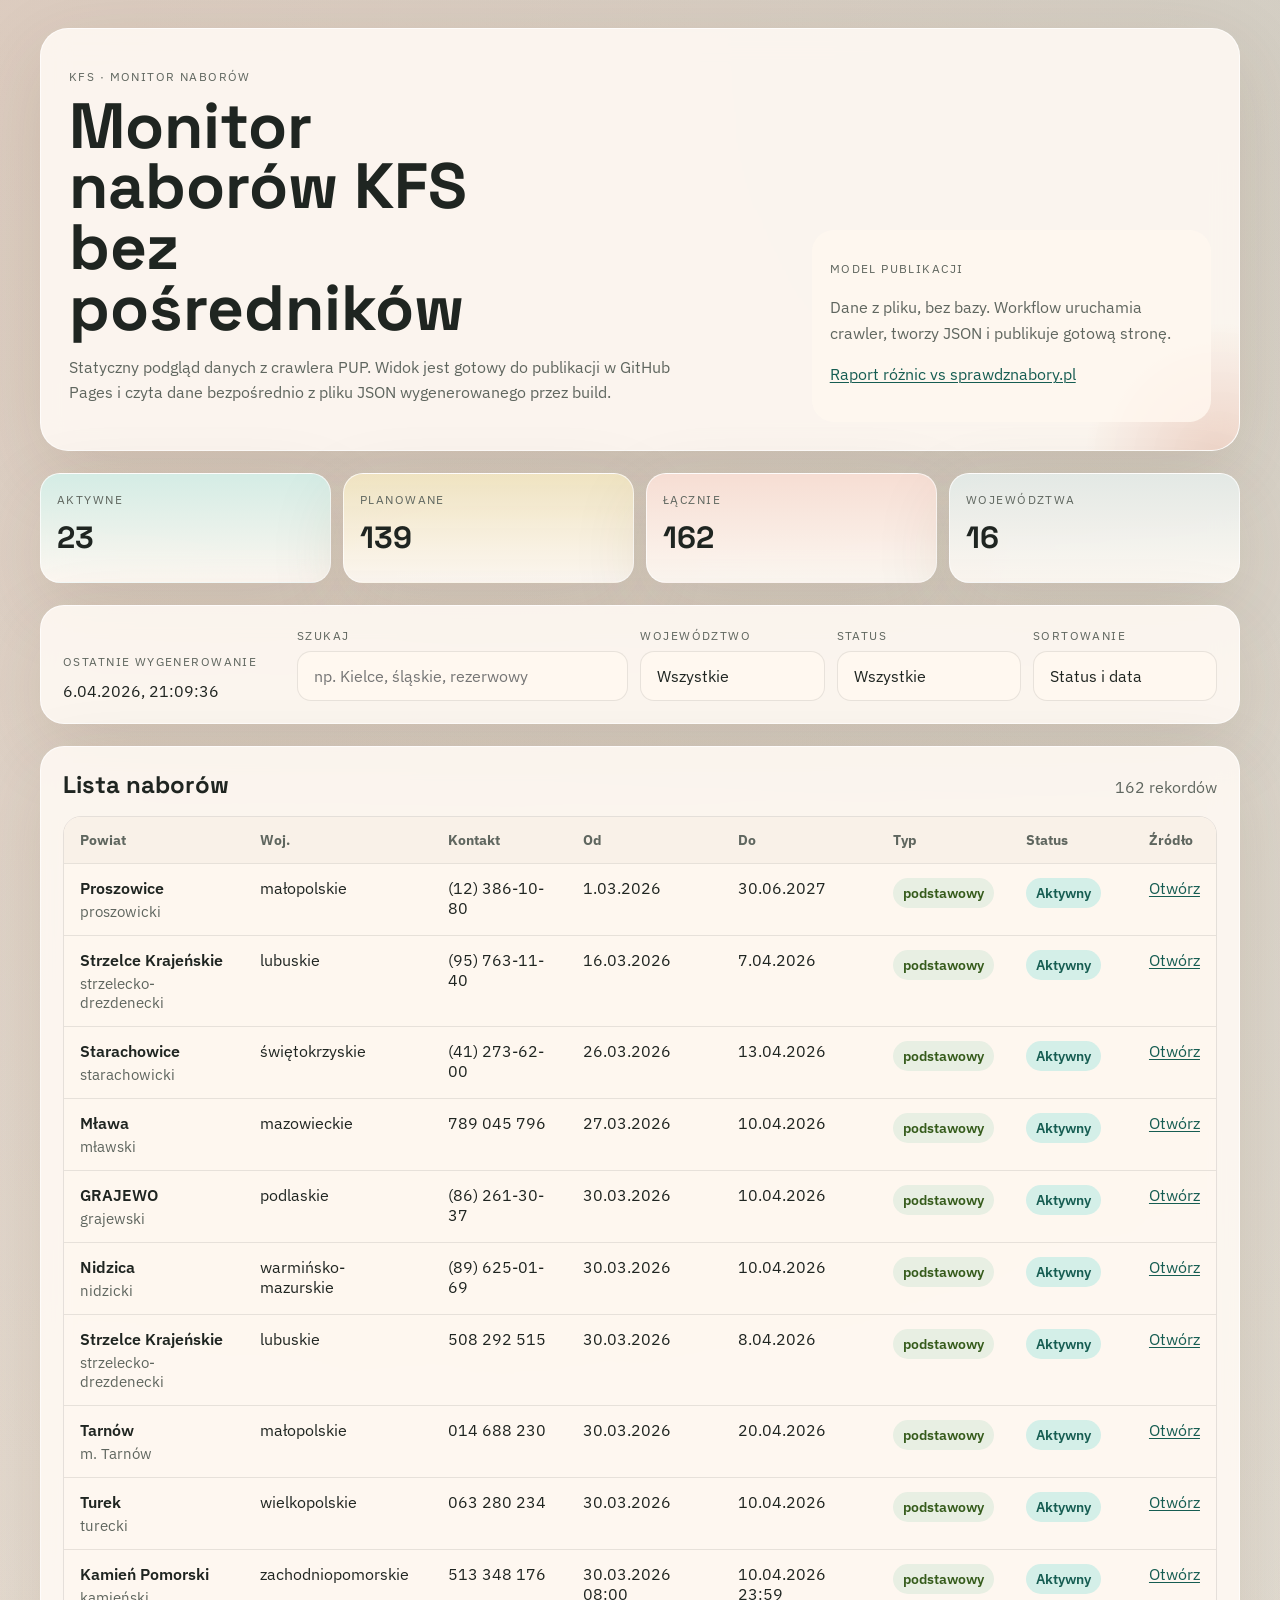
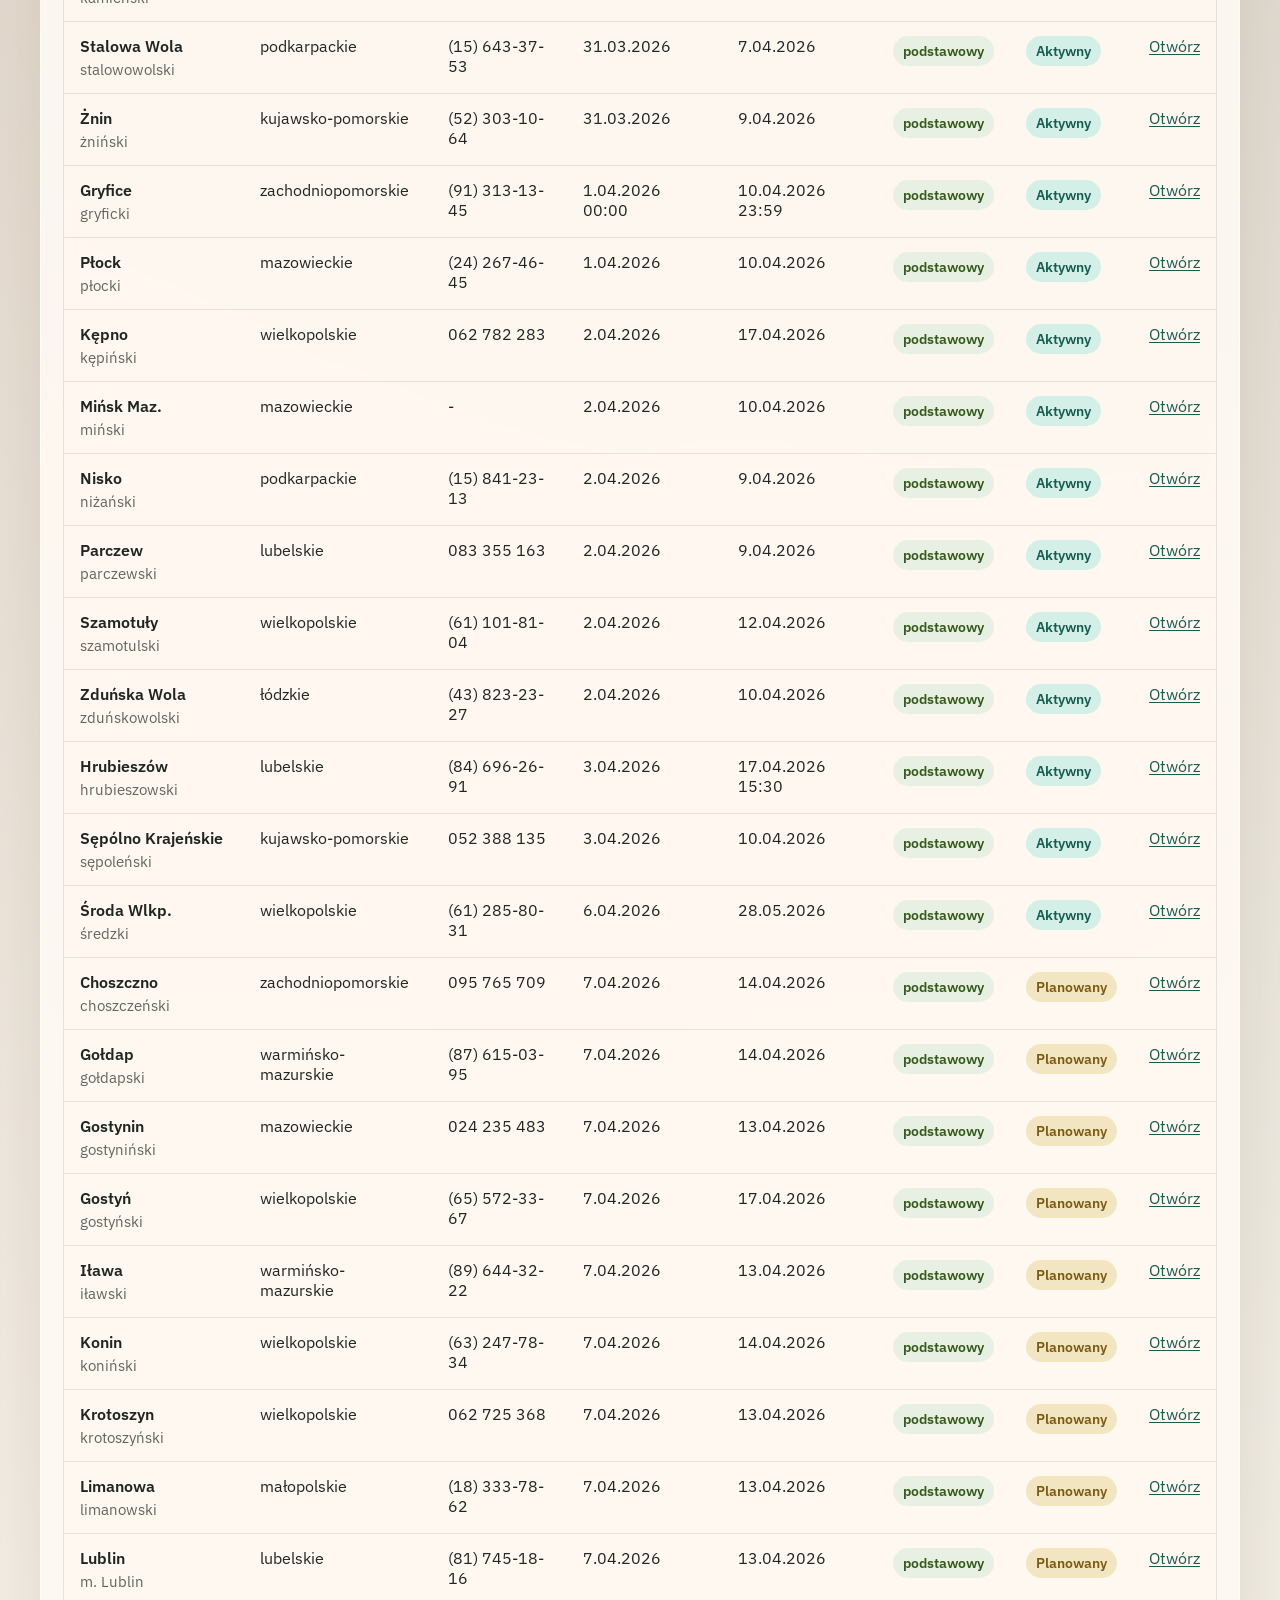
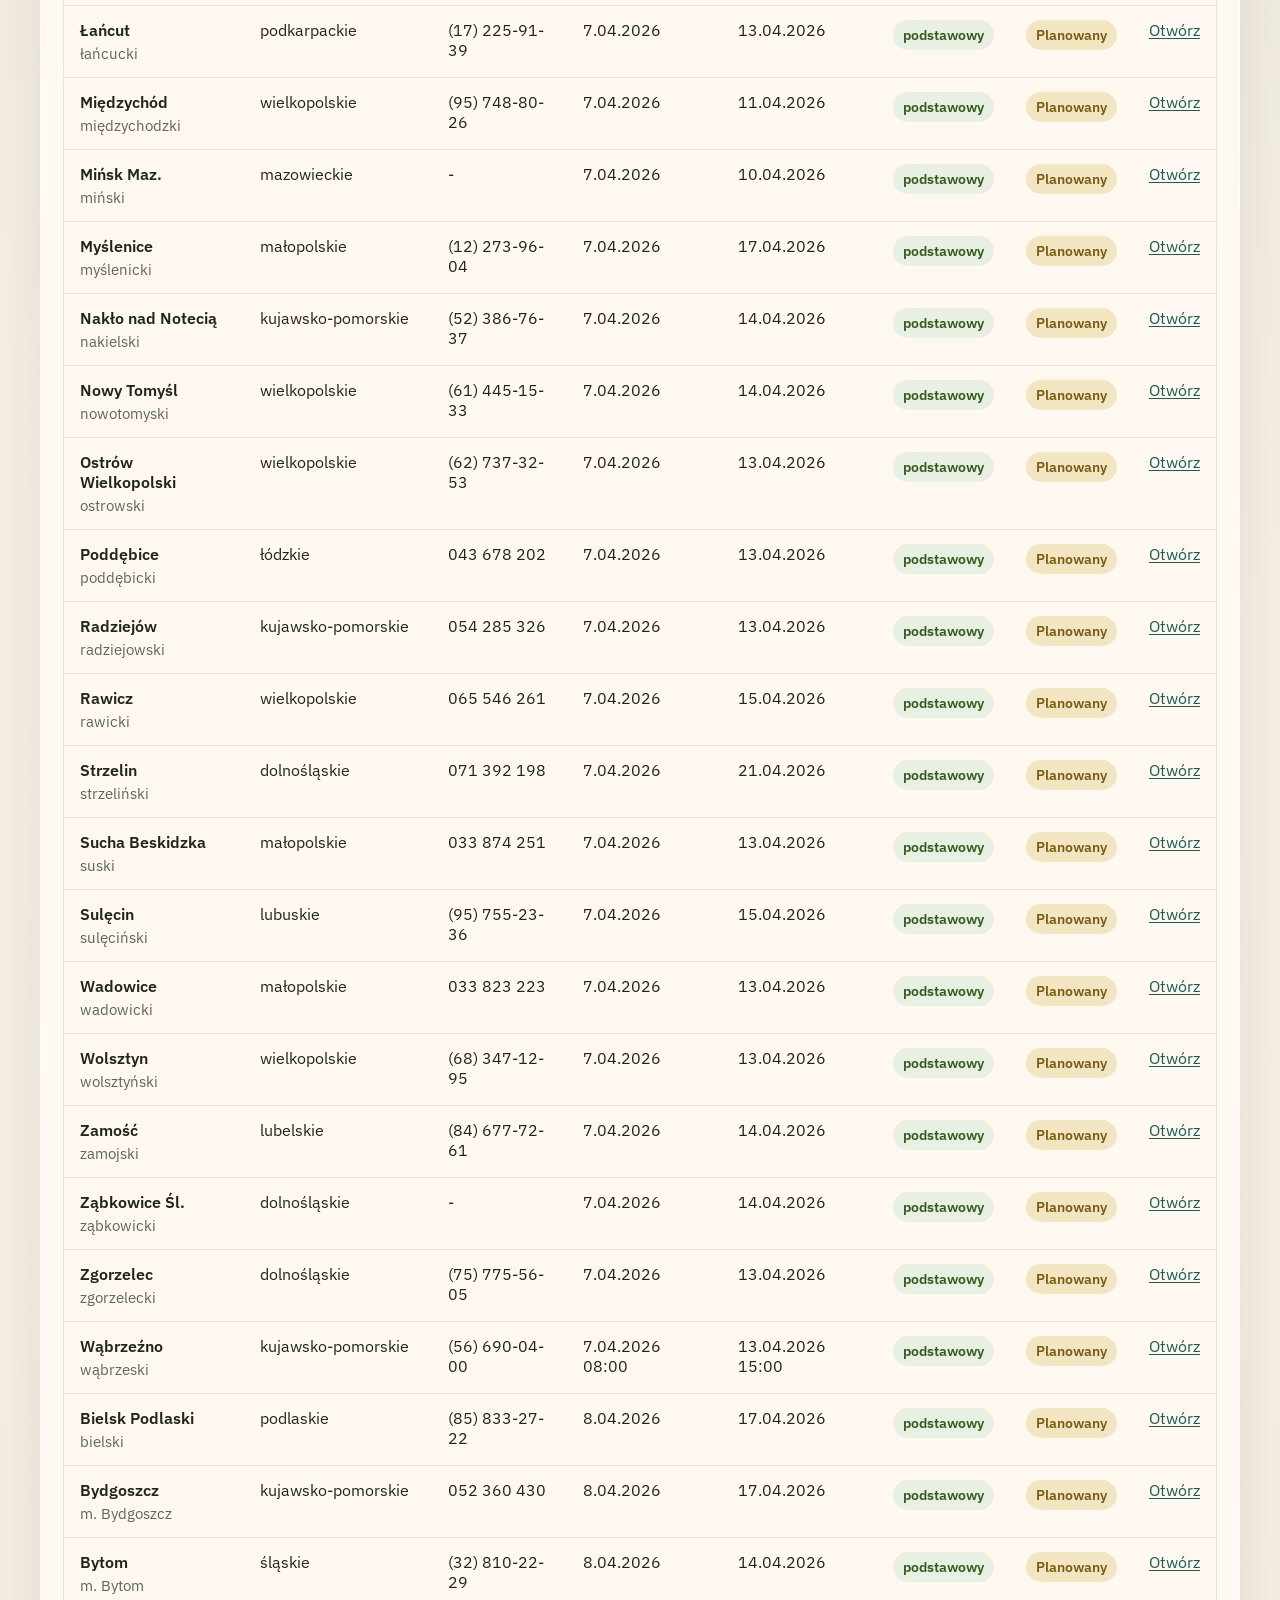
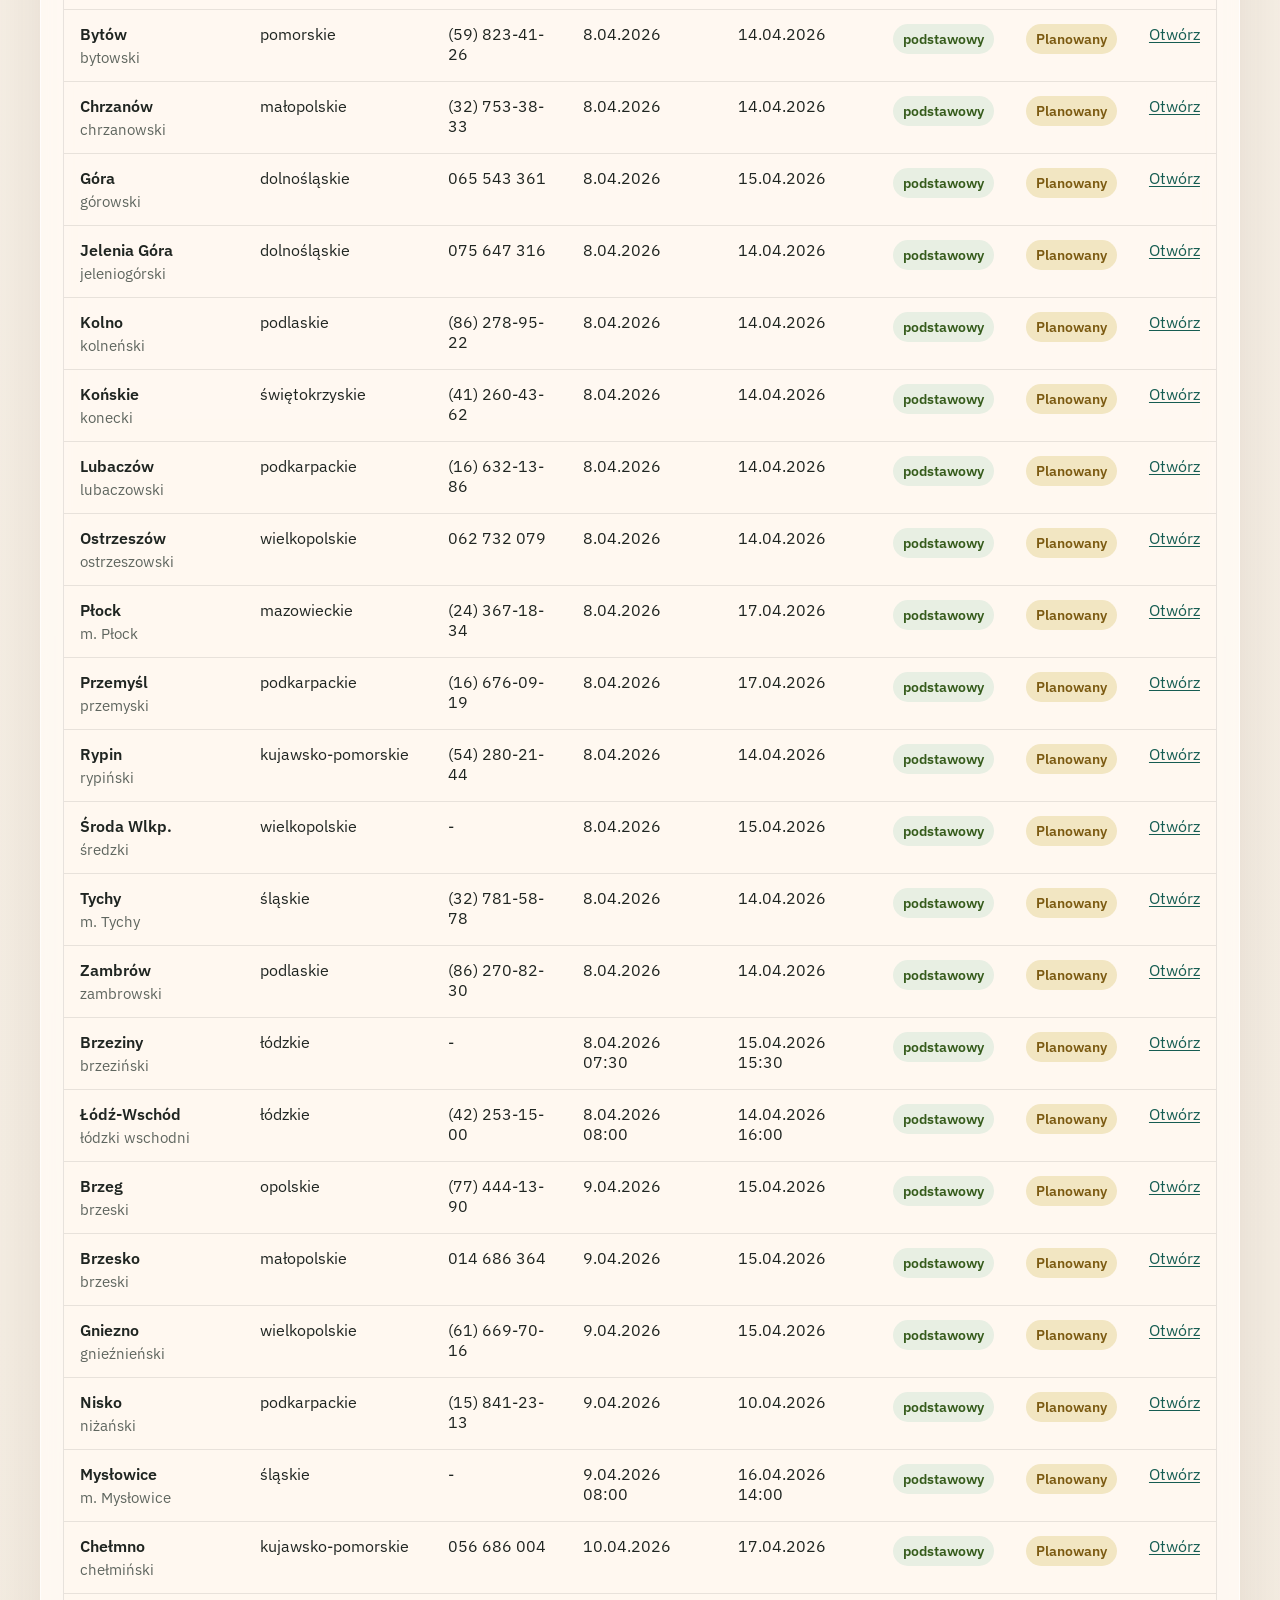
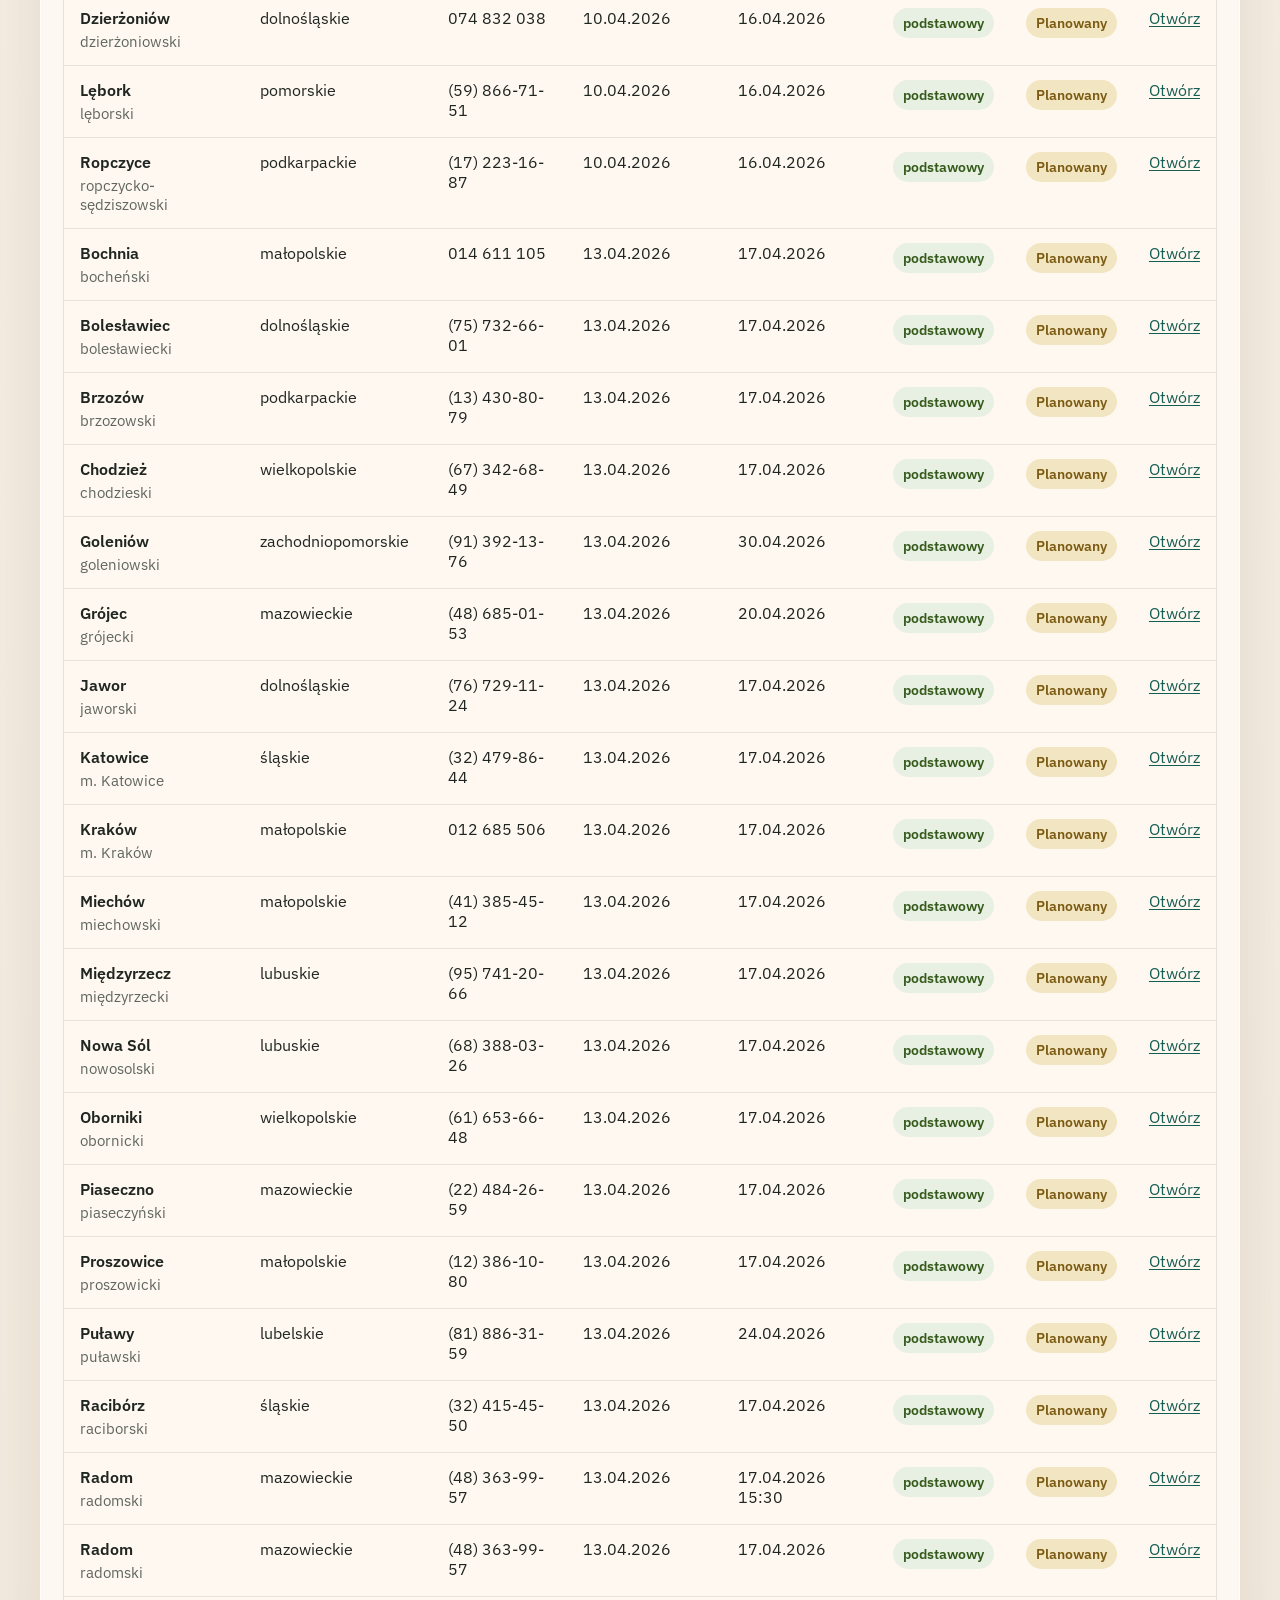
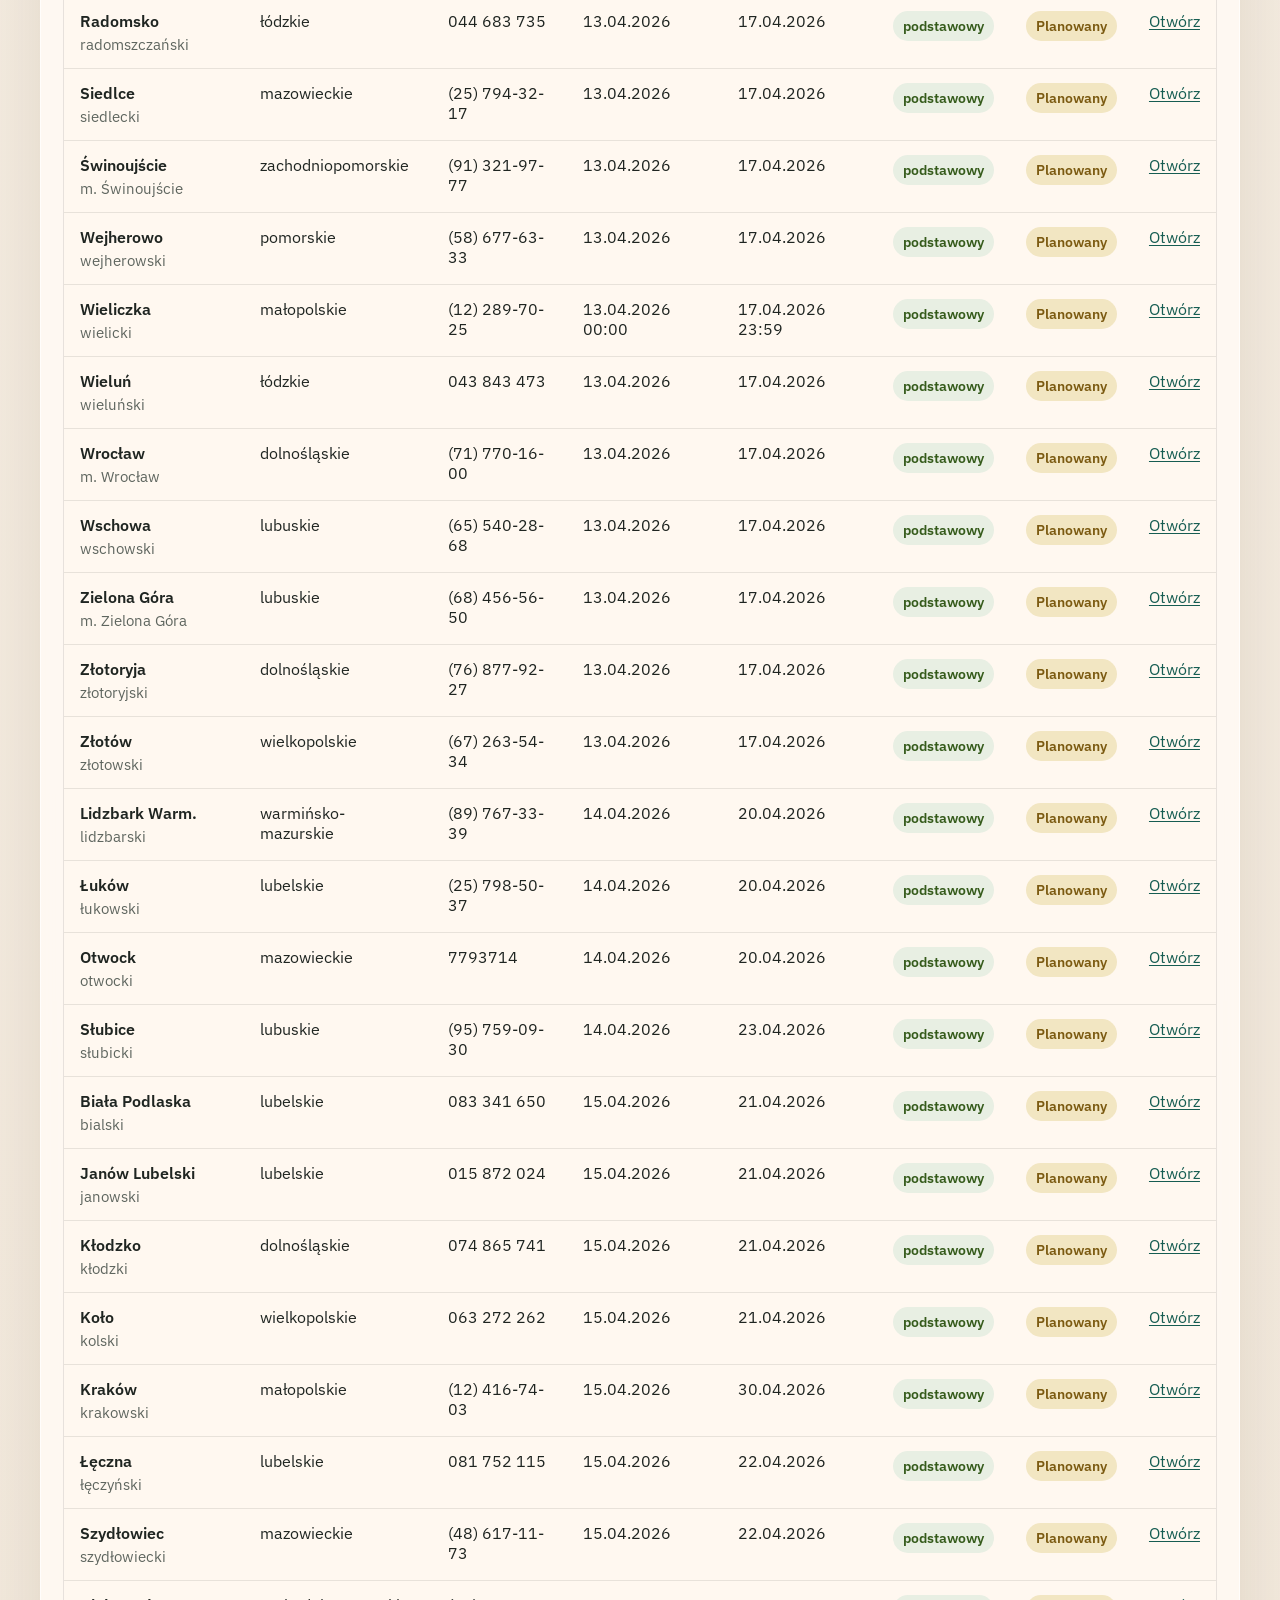
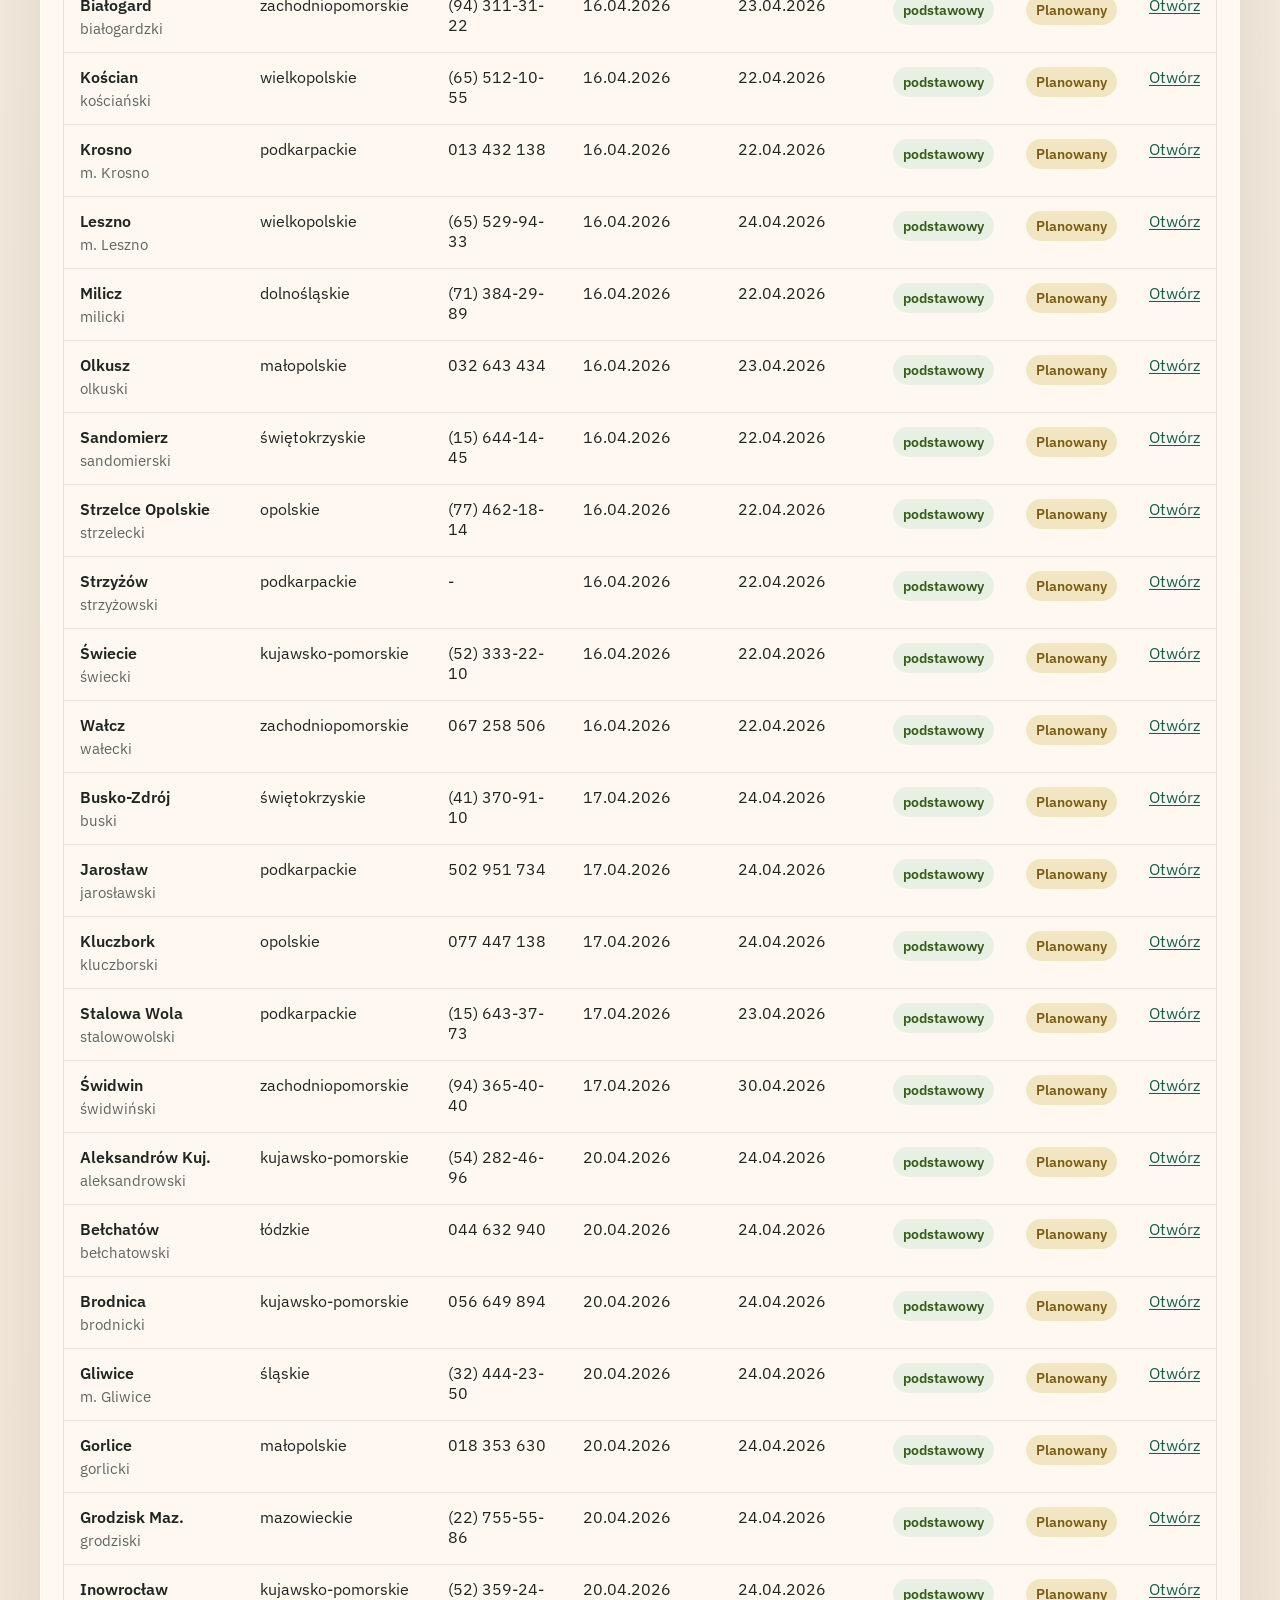
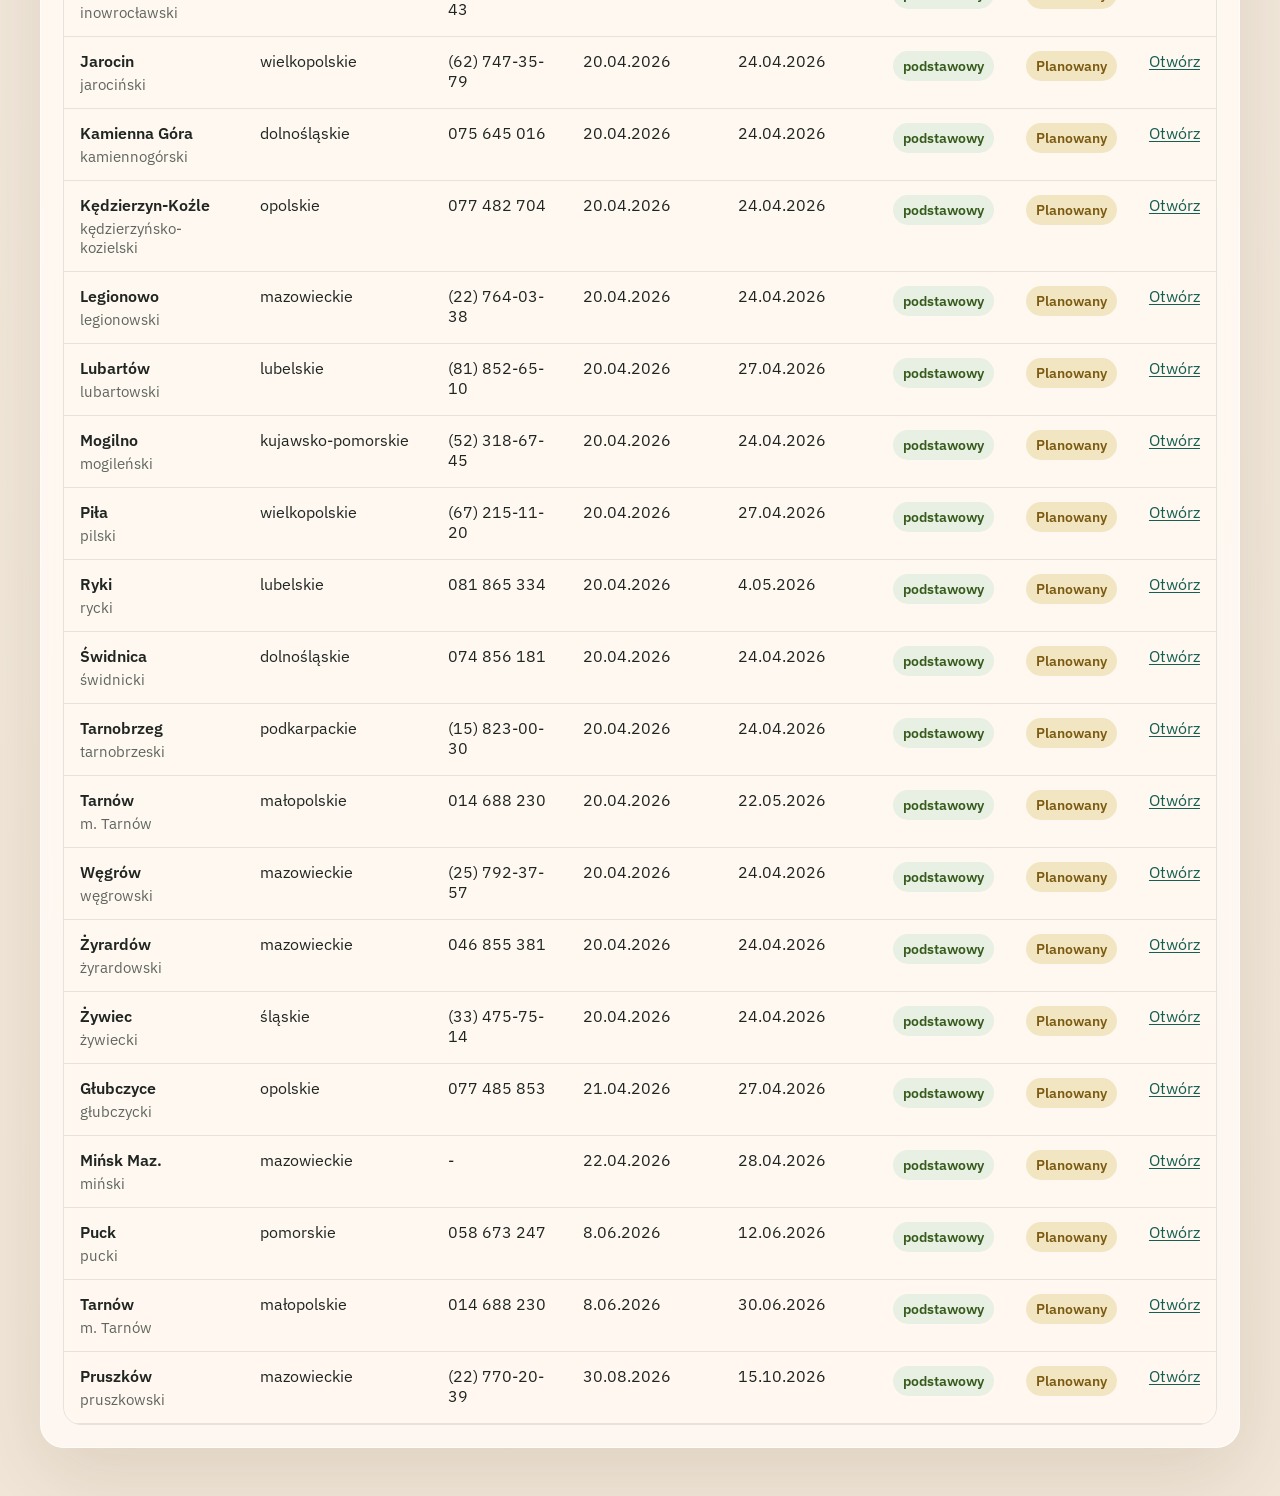
<file: index.html>
<!DOCTYPE html>
<html lang="pl">
<head>
  <meta charset="UTF-8">
  <meta name="viewport" content="width=device-width, initial-scale=1.0">
  <title>Monitor naborów KFS</title>
  <link rel="preconnect" href="https://fonts.googleapis.com">
  <link rel="preconnect" href="https://fonts.gstatic.com" crossorigin>
  <link href="https://fonts.googleapis.com/css2?family=IBM+Plex+Sans:wght@400;500;600&family=Space+Grotesk:wght@500;700&display=swap" rel="stylesheet">
  <link rel="stylesheet" href="./styles.css">
</head>
<body>
  <div class="page-shell">
    <header class="hero">
      <p class="eyebrow">KFS · monitor naborów</p>
      <div class="hero-grid">
        <section>
          <h1>Monitor naborów KFS bez pośredników</h1>
          <p class="hero-copy">
            Statyczny podgląd danych z crawlera PUP. Widok jest gotowy do publikacji w GitHub Pages
            i czyta dane bezpośrednio z pliku JSON wygenerowanego przez build.
          </p>
        </section>
        <aside class="hero-note">
          <p class="hero-note-label">Model publikacji</p>
          <p>Dane z pliku, bez bazy. Workflow uruchamia crawler, tworzy JSON i publikuje gotową stronę.</p>
          <p><a href="./sprawdznabory-diff.html">Raport różnic vs sprawdznabory.pl</a></p>
        </aside>
      </div>
    </header>

    <main>
      <section class="summary" aria-label="Podsumowanie">
        <article class="metric-card accent-active">
          <span class="metric-label">Aktywne</span>
          <strong id="metric-active">0</strong>
        </article>
        <article class="metric-card accent-upcoming">
          <span class="metric-label">Planowane</span>
          <strong id="metric-upcoming">0</strong>
        </article>
        <article class="metric-card accent-total">
          <span class="metric-label">Łącznie</span>
          <strong id="metric-total">0</strong>
        </article>
        <article class="metric-card accent-woj">
          <span class="metric-label">Województwa</span>
          <strong id="metric-woj">0</strong>
        </article>
      </section>

      <section class="toolbar" aria-label="Filtry i informacje">
        <div class="toolbar-meta">
          <p class="meta-label">Ostatnie wygenerowanie</p>
          <p id="generated-at">Ładowanie…</p>
        </div>
        <div class="filters">
          <label>
            <span>Szukaj</span>
            <input id="search-input" type="search" placeholder="np. Kielce, śląskie, rezerwowy">
          </label>
          <label>
            <span>Województwo</span>
            <select id="woj-filter">
              <option value="">Wszystkie</option>
            </select>
          </label>
          <label>
            <span>Status</span>
            <select id="status-filter">
              <option value="">Wszystkie</option>
              <option value="active">Aktywne</option>
              <option value="upcoming">Planowane</option>
              <option value="past">Zakończone</option>
            </select>
          </label>
          <label>
            <span>Sortowanie</span>
            <select id="sort-filter">
              <option value="status">Status i data</option>
              <option value="date-asc">Data od rosnąco</option>
              <option value="date-desc">Data od malejąco</option>
              <option value="place-asc">Siedziba A-Z</option>
            </select>
          </label>
        </div>
      </section>

      <section class="results">
        <div class="results-header">
          <h2>Lista naborów</h2>
          <p id="results-count">0 rekordów</p>
        </div>
        <div class="table-wrap">
          <table>
            <thead>
              <tr>
                <th>Powiat</th>
                <th>Woj.</th>
                <th>Kontakt</th>
                <th>Od</th>
                <th>Do</th>
                <th>Typ</th>
                <th>Status</th>
                <th>Źródło</th>
              </tr>
            </thead>
            <tbody id="results-body"></tbody>
          </table>
        </div>
        <div id="empty-state" class="empty-state" hidden>
          <h3>Brak wyników dla aktualnych filtrów</h3>
          <p>Wyczyść wyszukiwanie albo zmień status, żeby zobaczyć inne nabory.</p>
        </div>
      </section>
    </main>
  </div>

  <template id="row-template">
    <tr>
      <td data-column="place"></td>
      <td data-column="woj"></td>
      <td data-column="contact"></td>
      <td data-column="from"></td>
      <td data-column="to"></td>
      <td data-column="type"></td>
      <td data-column="status"></td>
      <td data-column="link"></td>
    </tr>
  </template>

  <script src="./app.js" defer></script>
</body>
</html>
</file>
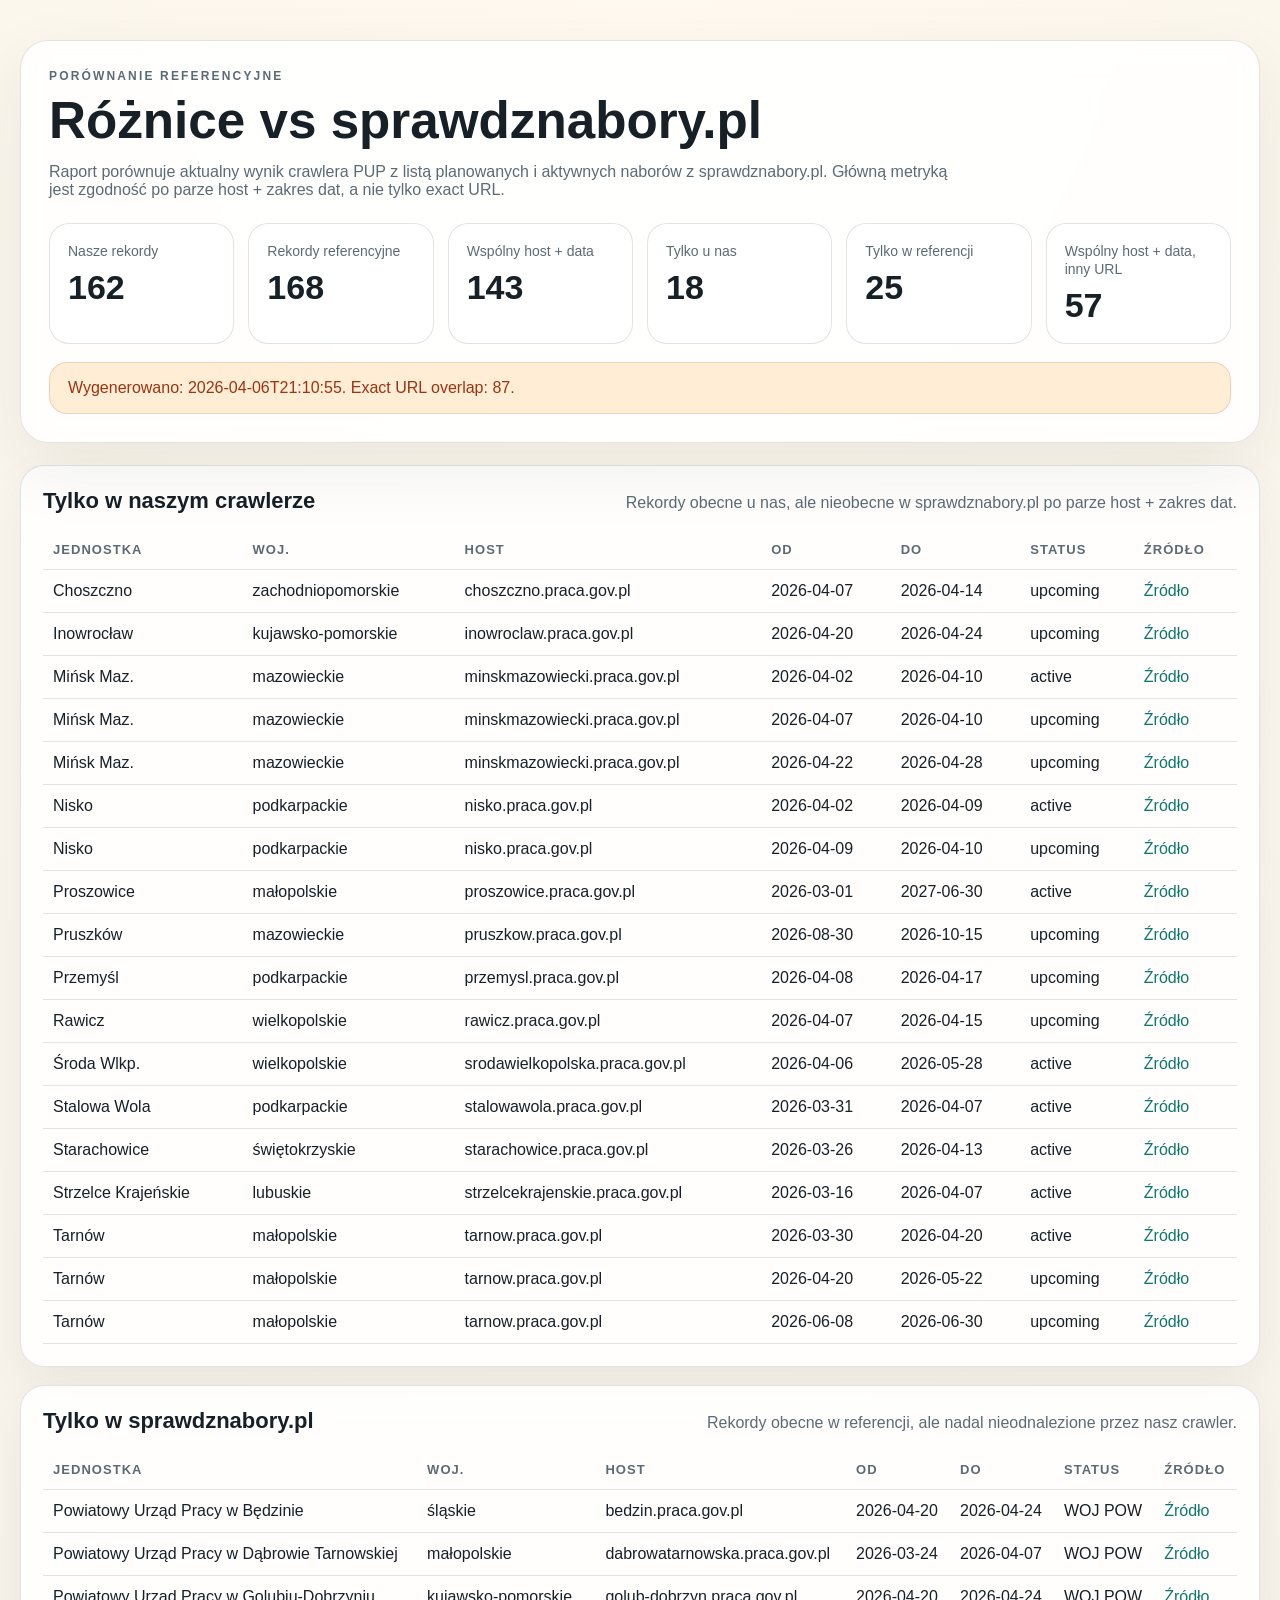
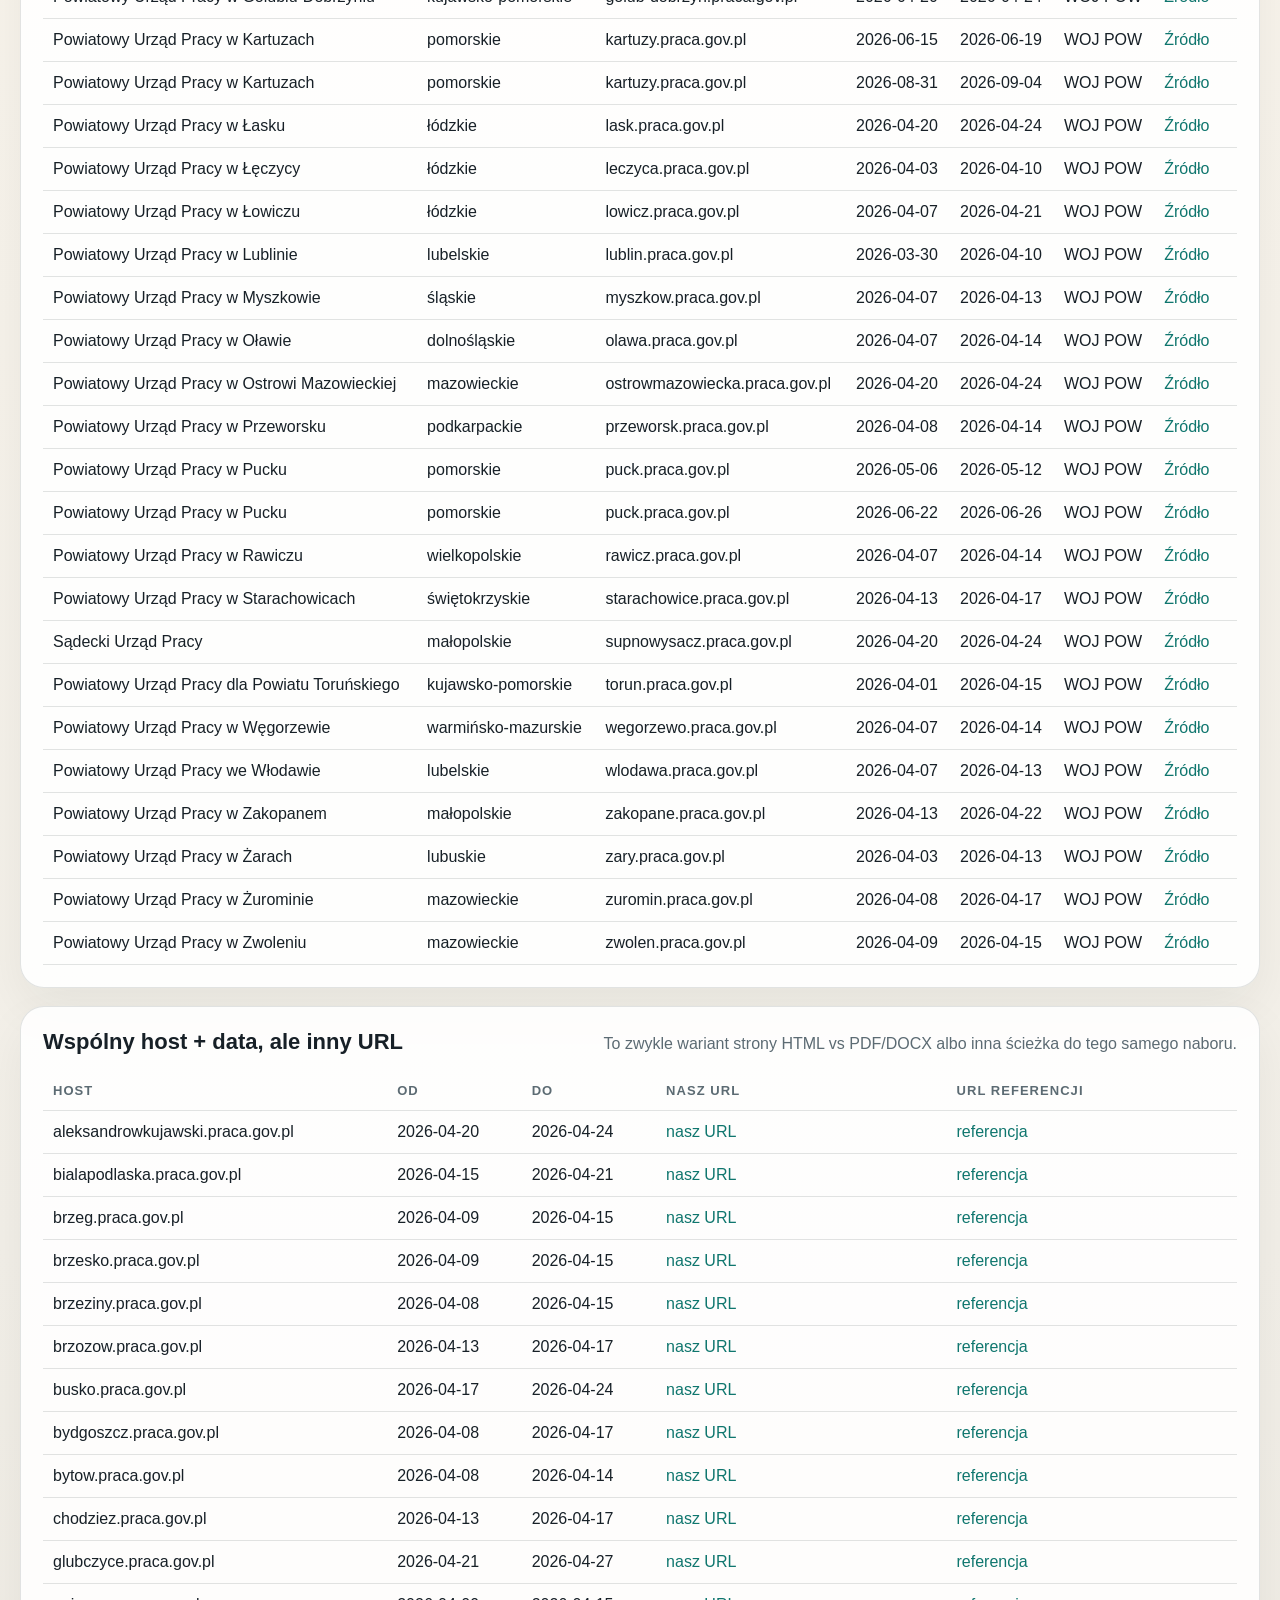
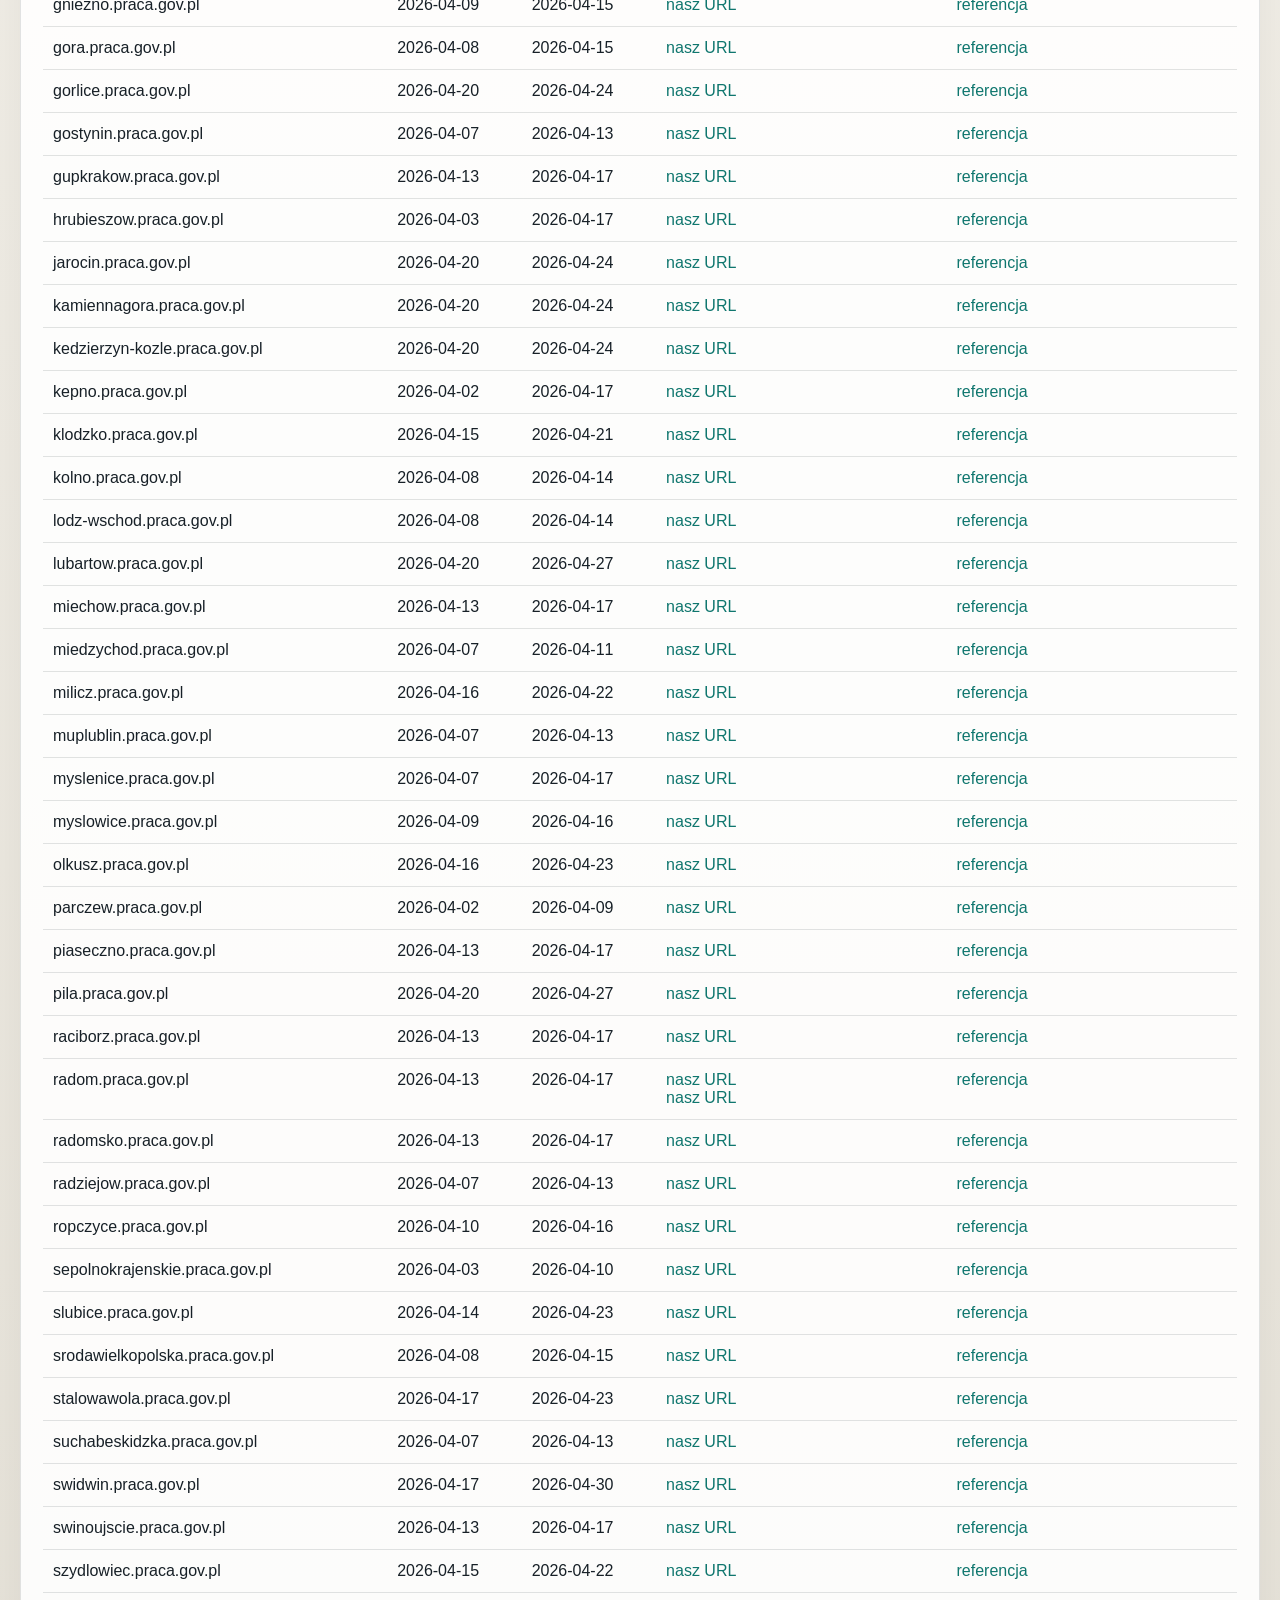
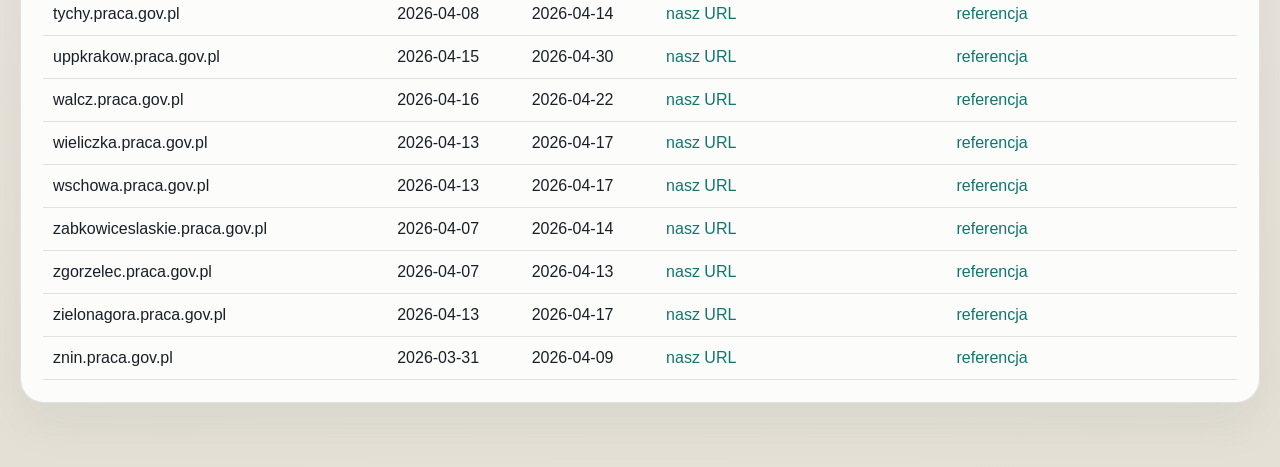
<file: sprawdznabory-diff.html>
<!DOCTYPE html>
<html lang="pl">
<head>
  <meta charset="UTF-8">
  <meta name="viewport" content="width=device-width, initial-scale=1.0">
  <title>Raport różnic vs sprawdznabory.pl</title>
  <style>
    :root {
      --bg: #f2efe8;
      --panel: rgba(255, 255, 255, 0.88);
      --ink: #172027;
      --muted: #5c6b73;
      --line: rgba(23, 32, 39, 0.12);
      --accent: #0f766e;
      --accent-soft: #d7f3ee;
      --warn: #9a3412;
      --warn-soft: #ffedd5;
    }
    * { box-sizing: border-box; }
    body { margin: 0; font-family: "IBM Plex Sans", sans-serif; color: var(--ink); background: radial-gradient(circle at top, #fff9ef 0%, var(--bg) 55%, #e4e0d6 100%); }
    .shell { max-width: 1320px; margin: 0 auto; padding: 40px 20px 64px; }
    .hero { background: var(--panel); border: 1px solid var(--line); border-radius: 28px; padding: 28px; backdrop-filter: blur(14px); box-shadow: 0 24px 70px rgba(23, 32, 39, 0.08); }
    .eyebrow { margin: 0 0 12px; text-transform: uppercase; letter-spacing: 0.18em; font-size: 12px; color: var(--accent); font-weight: 600; }
    h1 { margin: 0; font-size: clamp(32px, 4vw, 54px); line-height: 1.02; }
    .hero p { color: var(--muted); max-width: 900px; }
    .metrics { display: grid; grid-template-columns: repeat(auto-fit, minmax(180px, 1fr)); gap: 14px; margin-top: 24px; }
    .metric { background: white; border: 1px solid var(--line); border-radius: 20px; padding: 18px; }
    .metric strong { display: block; font-size: 34px; margin-top: 8px; }
    .metric span { color: var(--muted); font-size: 14px; }
    .layout { display: grid; gap: 18px; margin-top: 22px; }
    .panel { background: var(--panel); border: 1px solid var(--line); border-radius: 24px; padding: 22px; box-shadow: 0 20px 50px rgba(23, 32, 39, 0.06); }
    .panel-head { display: flex; justify-content: space-between; gap: 16px; align-items: baseline; margin-bottom: 16px; }
    .panel-head h2 { margin: 0; font-size: 22px; }
    .panel-head p { margin: 0; color: var(--muted); }
    .table-wrap { overflow-x: auto; }
    table { width: 100%; border-collapse: collapse; min-width: 820px; }
    th, td { padding: 12px 10px; border-bottom: 1px solid var(--line); vertical-align: top; text-align: left; }
    th { font-size: 13px; text-transform: uppercase; letter-spacing: 0.08em; color: var(--muted); }
    a { color: var(--accent); text-decoration: none; }
    a:hover { text-decoration: underline; }
    .variant-table td:nth-child(4), .variant-table td:nth-child(5) { min-width: 220px; }
    .note { margin-top: 18px; padding: 16px 18px; border-radius: 18px; background: var(--warn-soft); color: var(--warn); border: 1px solid rgba(154, 52, 18, 0.16); }
    @media (max-width: 720px) {
      .shell { padding: 20px 14px 40px; }
      .hero, .panel { padding: 18px; border-radius: 18px; }
    }
  </style>
</head>
<body>
  <div class="shell">
    <section class="hero">
      <p class="eyebrow">Porównanie referencyjne</p>
      <h1>Różnice vs sprawdznabory.pl</h1>
      <p>Raport porównuje aktualny wynik crawlera PUP z listą planowanych i aktywnych naborów z sprawdznabory.pl. Główną metryką jest zgodność po parze host + zakres dat, a nie tylko exact URL.</p>
      <div class="metrics">
        <article class="metric"><span>Nasze rekordy</span><strong>162</strong></article>
        <article class="metric"><span>Rekordy referencyjne</span><strong>168</strong></article>
        <article class="metric"><span>Wspólny host + data</span><strong>143</strong></article>
        <article class="metric"><span>Tylko u nas</span><strong>18</strong></article>
        <article class="metric"><span>Tylko w referencji</span><strong>25</strong></article>
        <article class="metric"><span>Wspólny host + data, inny URL</span><strong>57</strong></article>
      </div>
      <div class="note">Wygenerowano: 2026-04-06T21:10:55. Exact URL overlap: 87.</div>
    </section>

    <div class="layout">
      
    <section class="panel">
      <div class="panel-head">
        <h2>Tylko w naszym crawlerze</h2>
        <p>Rekordy obecne u nas, ale nieobecne w sprawdznabory.pl po parze host + zakres dat.</p>
      </div>
      <div class="table-wrap">
        <table>
          <thead>
            <tr>
              <th>Jednostka</th>
              <th>Woj.</th>
              <th>Host</th>
              <th>Od</th>
              <th>Do</th>
              <th>Status</th>
              <th>Źródło</th>
            </tr>
          </thead>
          <tbody><tr><td>Choszczno</td><td>zachodniopomorskie</td><td>choszczno.praca.gov.pl</td><td>2026-04-07</td><td>2026-04-14</td><td>upcoming</td><td><a href="https://choszczno.praca.gov.pl/-/ogloszenie-o-naborze-wnioskow-o-przyznanie-srodkow-z-krajowego-funduszu-szkoleniowego" target="_blank" rel="noreferrer">Źródło</a></td></tr><tr><td>Inowrocław</td><td>kujawsko-pomorskie</td><td>inowroclaw.praca.gov.pl</td><td>2026-04-20</td><td>2026-04-24</td><td>upcoming</td><td><a href="https://inowroclaw.praca.gov.pl/strona-glowna/-/asset_publisher/Qat7ebECUfDp/content/uwaga-wkrotce-nabor-wnioskow-o-przyznanie-srodkow-krajowego-funduszu-szkoleniowego-na-finansowanie-ksztalcenia-ustawicznego-w-2026-r.-spelniajacych-priorytety-wydatkowania?p_r_p_assetEntryId=61557263" target="_blank" rel="noreferrer">Źródło</a></td></tr><tr><td>Mińsk Maz.</td><td>mazowieckie</td><td>minskmazowiecki.praca.gov.pl</td><td>2026-04-02</td><td>2026-04-10</td><td>active</td><td><a href="https://minskmazowiecki.praca.gov.pl/rynek-pracy/aktualnosci/-/asset_publisher/8VCc6CLiHUaO/content/25748124-informacja-zbiorcza-o-prowadzonych-przez-powiatowy-urzad-pracy-w-minsku-mazowieckim-naborach-wnioskow-skierowanych-do-pracodawcow-osob-bezrob?p_r_p_assetEntryId=25748135" target="_blank" rel="noreferrer">Źródło</a></td></tr><tr><td>Mińsk Maz.</td><td>mazowieckie</td><td>minskmazowiecki.praca.gov.pl</td><td>2026-04-07</td><td>2026-04-10</td><td>upcoming</td><td><a href="https://minskmazowiecki.praca.gov.pl/rynek-pracy/aktualnosci/-/asset_publisher/8VCc6CLiHUaO/content/25748124-informacja-zbiorcza-o-prowadzonych-przez-powiatowy-urzad-pracy-w-minsku-mazowieckim-naborach-wnioskow-skierowanych-do-pracodawcow-osob-bezrob?p_r_p_assetEntryId=25748135" target="_blank" rel="noreferrer">Źródło</a></td></tr><tr><td>Mińsk Maz.</td><td>mazowieckie</td><td>minskmazowiecki.praca.gov.pl</td><td>2026-04-22</td><td>2026-04-28</td><td>upcoming</td><td><a href="https://minskmazowiecki.praca.gov.pl/dla-pracodawcow-i-przedsiebiorcow/podnoszenie-kompetencji-i-kwalifikacji-pracownikow-i-kandydatow-do-pracy/krajowy-fundusz-szkoleniowy/-/asset_publisher/kfQIA8OcInMo/content/55453-krajowy-fundusz-szkoleniowy/10240" target="_blank" rel="noreferrer">Źródło</a></td></tr><tr><td>Nisko</td><td>podkarpackie</td><td>nisko.praca.gov.pl</td><td>2026-04-02</td><td>2026-04-09</td><td>active</td><td><a href="https://nisko.praca.gov.pl/strona-glowna/-/asset_publisher/xJvT0B4ja1K3/content/20883782-programy-rynku-pracy-i-ksztalcenie-ustawiczne-w-2023-roku?p_r_p_assetEntryId=20883786&amp;redirect=https%3A%2F%2Fnisko.praca.gov.pl%2Fstrona-glowna%3Fp_p_id%3Dcom_liferay_asset_publisher_web_portlet_AssetPublisherPortlet_INSTANCE_xJvT0B4ja1K3%26p_p_lifecycle%3D0%26p_p_state%3Dnormal%26p_p_mode%3Dview" target="_blank" rel="noreferrer">Źródło</a></td></tr><tr><td>Nisko</td><td>podkarpackie</td><td>nisko.praca.gov.pl</td><td>2026-04-09</td><td>2026-04-10</td><td>upcoming</td><td><a href="https://nisko.praca.gov.pl/-/zaproszenie-na-spotkania-informacyjne-dotyczace-zasad-finansowania-ksztalcenia-ustawicznego-ze-srodkow-krajowego-funduszu-szkoleniowego-w-2026-roku." target="_blank" rel="noreferrer">Źródło</a></td></tr><tr><td>Proszowice</td><td>małopolskie</td><td>proszowice.praca.gov.pl</td><td>2026-03-01</td><td>2027-06-30</td><td>active</td><td><a href="https://proszowice.praca.gov.pl/strona-glowna/-/asset_publisher/Qat7ebECUfDp/content/nabor-wnioskow-na-finansowanie-ksztalcenia-ustawicznego-w-ramach-krajowego-funduszu-szkoleniowego-1?p_r_p_assetEntryId=44348446" target="_blank" rel="noreferrer">Źródło</a></td></tr><tr><td>Pruszków</td><td>mazowieckie</td><td>pruszkow.praca.gov.pl</td><td>2026-08-30</td><td>2026-10-15</td><td>upcoming</td><td><a href="https://pruszkow.praca.gov.pl/strona-glowna/-/asset_publisher/6utRDu1650Nt/content/krajowy-fundusz-szkoleniowy-nabor-wnioskow?p_r_p_assetEntryId=60057172" target="_blank" rel="noreferrer">Źródło</a></td></tr><tr><td>Przemyśl</td><td>podkarpackie</td><td>przemysl.praca.gov.pl</td><td>2026-04-08</td><td>2026-04-17</td><td>upcoming</td><td><a href="https://przemysl.praca.gov.pl/strona-glowna/-/asset_publisher/1vCsJBiwSO6s/content/nabor-wnioskow-o-przyznanie-bonu-na-ksztalcenie-ustawiczne?p_r_p_assetEntryId=61188736" target="_blank" rel="noreferrer">Źródło</a></td></tr><tr><td>Rawicz</td><td>wielkopolskie</td><td>rawicz.praca.gov.pl</td><td>2026-04-07</td><td>2026-04-15</td><td>upcoming</td><td><a href="https://rawicz.praca.gov.pl/documents/3731195/0/Nab%C3%B3r+wniosk%C3%B3w+z+KFS+%281%29.pdf/eaa5be0a-c631-006c-e7d8-c01a49acdfee?t=1774442655132" target="_blank" rel="noreferrer">Źródło</a></td></tr><tr><td>Środa Wlkp.</td><td>wielkopolskie</td><td>srodawielkopolska.praca.gov.pl</td><td>2026-04-06</td><td>2026-05-28</td><td>active</td><td><a href="https://srodawielkopolska.praca.gov.pl/documents/2823779/60903680/Nab%C3%B3r+wniosk%C3%B3w+z+KFS+2026.pdf/78c556fe-4282-5714-0d04-6e46812a96b5?t=1774013289995" target="_blank" rel="noreferrer">Źródło</a></td></tr><tr><td>Stalowa Wola</td><td>podkarpackie</td><td>stalowawola.praca.gov.pl</td><td>2026-03-31</td><td>2026-04-07</td><td>active</td><td><a href="https://stalowawola.praca.gov.pl/strona-glowna?p_p_id=com_liferay_asset_publisher_web_portlet_AssetPublisherPortlet_INSTANCE_MSTnz5n8tzLW&amp;p_p_lifecycle=0&amp;p_p_state=normal&amp;p_p_mode=view&amp;p_r_p_assetEntryId=61401406&amp;_com_liferay_asset_publisher_web_portlet_AssetPublisherPortlet_INSTANCE_MSTnz5n8tzLW_redirect=%2Fstrona-glowna%2F-%2Fasset_publisher%2Fvsf5pKFkaew9%2Fcontent%2Fnabor-wnioskow-o-przyznanie-srodkow-krajowego-funduszu-szkoleniowego-na-finansowanie-kosztow-ksztalcenia-ustawicznego-20260331%3Fp_r_p_assetEntryId%3D61401406&amp;_com_liferay_asset_publisher_web_portlet_AssetPublisherPortlet_INSTANCE_MSTnz5n8tzLW_delta=5&amp;p_r_p_resetCur=false&amp;_com_liferay_asset_publisher_web_portlet_AssetPublisherPortlet_INSTANCE_MSTnz5n8tzLW_cur=5" target="_blank" rel="noreferrer">Źródło</a></td></tr><tr><td>Starachowice</td><td>świętokrzyskie</td><td>starachowice.praca.gov.pl</td><td>2026-03-26</td><td>2026-04-13</td><td>active</td><td><a href="https://starachowice.praca.gov.pl/strona-glowna/-/asset_publisher/cLZFuv0qFgdS/content/kounikat-ws.-naboru-wnioskow-o-przyznanie-srodkow-krajowego-funduszu-szkoleniowego?p_r_p_assetEntryId=61144769" target="_blank" rel="noreferrer">Źródło</a></td></tr><tr><td>Strzelce Krajeńskie</td><td>lubuskie</td><td>strzelcekrajenskie.praca.gov.pl</td><td>2026-03-16</td><td>2026-04-07</td><td>active</td><td><a href="https://strzelcekrajenskie.praca.gov.pl/aktualnosci-kfs-z-pup" target="_blank" rel="noreferrer">Źródło</a></td></tr><tr><td>Tarnów</td><td>małopolskie</td><td>tarnow.praca.gov.pl</td><td>2026-03-30</td><td>2026-04-20</td><td>active</td><td><a href="https://tarnow.praca.gov.pl/-/aktualnie-trwajace-nabory-wnioskow-na-formy-pomocy" target="_blank" rel="noreferrer">Źródło</a></td></tr><tr><td>Tarnów</td><td>małopolskie</td><td>tarnow.praca.gov.pl</td><td>2026-04-20</td><td>2026-05-22</td><td>upcoming</td><td><a href="https://tarnow.praca.gov.pl/-/aktualnie-trwajace-nabory-wnioskow-na-formy-pomocy" target="_blank" rel="noreferrer">Źródło</a></td></tr><tr><td>Tarnów</td><td>małopolskie</td><td>tarnow.praca.gov.pl</td><td>2026-06-08</td><td>2026-06-30</td><td>upcoming</td><td><a href="https://tarnow.praca.gov.pl/-/aktualnie-trwajace-nabory-wnioskow-na-formy-pomocy" target="_blank" rel="noreferrer">Źródło</a></td></tr></tbody>
        </table>
      </div>
    </section>
    
      
    <section class="panel">
      <div class="panel-head">
        <h2>Tylko w sprawdznabory.pl</h2>
        <p>Rekordy obecne w referencji, ale nadal nieodnalezione przez nasz crawler.</p>
      </div>
      <div class="table-wrap">
        <table>
          <thead>
            <tr>
              <th>Jednostka</th>
              <th>Woj.</th>
              <th>Host</th>
              <th>Od</th>
              <th>Do</th>
              <th>Status</th>
              <th>Źródło</th>
            </tr>
          </thead>
          <tbody><tr><td>Powiatowy Urząd Pracy w Będzinie</td><td>śląskie</td><td>bedzin.praca.gov.pl</td><td>2026-04-20</td><td>2026-04-24</td><td>WOJ POW</td><td><a href="https://bedzin.praca.gov.pl/rynek-pracy/aktualnosci/-/asset_publisher/8VCc6CLiHUaO/content/nabor-wnioskow-krajowy-fundusz-szkoleniowy?p_r_p_assetEntryId=61311441" target="_blank" rel="noreferrer">Źródło</a></td></tr><tr><td>Powiatowy Urząd Pracy w Dąbrowie Tarnowskiej</td><td>małopolskie</td><td>dabrowatarnowska.praca.gov.pl</td><td>2026-03-24</td><td>2026-04-07</td><td>WOJ POW</td><td><a href="https://dabrowatarnowska.praca.gov.pl/rynek-pracy/aktualnosci/-/asset_publisher/8VCc6CLiHUaO/content/nabor-wnioskow-o-przyznanie-srodkow-krajowego-funduszu-szkoleniowego-na-finansowanie-kosztow-ksztalcenia-ustawicznego?p_r_p_assetEntryId=60393522" target="_blank" rel="noreferrer">Źródło</a></td></tr><tr><td>Powiatowy Urząd Pracy w Golubiu-Dobrzyniu</td><td>kujawsko-pomorskie</td><td>golub-dobrzyn.praca.gov.pl</td><td>2026-04-20</td><td>2026-04-24</td><td>WOJ POW</td><td><a href="https://golub-dobrzyn.praca.gov.pl/rynek-pracy/aktualnosci/-/asset_publisher/8VCc6CLiHUaO/content/ogloszenie-o-naborze-wnioskow-z-krajowego-funduszu-szkoleniowego?p_r_p_assetEntryId=61591241" target="_blank" rel="noreferrer">Źródło</a></td></tr><tr><td>Powiatowy Urząd Pracy w Kartuzach</td><td>pomorskie</td><td>kartuzy.praca.gov.pl</td><td>2026-06-15</td><td>2026-06-19</td><td>WOJ POW</td><td><a href="https://kartuzy.praca.gov.pl/rynek-pracy/aktualnosci/-/asset_publisher/8VCc6CLiHUaO/content/nabor-wnioskow-o-przyznanie-srodkow-krajowego-funduszu-szkoleniowego-kfs-na-finansowanie-kosztow-ksztalcenia-ustawicznego?p_r_p_assetEntryId=60055921" target="_blank" rel="noreferrer">Źródło</a></td></tr><tr><td>Powiatowy Urząd Pracy w Kartuzach</td><td>pomorskie</td><td>kartuzy.praca.gov.pl</td><td>2026-08-31</td><td>2026-09-04</td><td>WOJ POW</td><td><a href="https://kartuzy.praca.gov.pl/rynek-pracy/aktualnosci/-/asset_publisher/8VCc6CLiHUaO/content/nabor-wnioskow-o-przyznanie-srodkow-krajowego-funduszu-szkoleniowego-kfs-na-finansowanie-kosztow-ksztalcenia-ustawicznego?p_r_p_assetEntryId=60055921" target="_blank" rel="noreferrer">Źródło</a></td></tr><tr><td>Powiatowy Urząd Pracy w Łasku</td><td>łódzkie</td><td>lask.praca.gov.pl</td><td>2026-04-20</td><td>2026-04-24</td><td>WOJ POW</td><td><a href="https://lask.praca.gov.pl/rynek-pracy/aktualnosci/-/asset_publisher/8VCc6CLiHUaO/content/krajowy-fundusz-szkoleniowy-przygotowanie-do-naboru-?p_r_p_assetEntryId=61563974" target="_blank" rel="noreferrer">Źródło</a></td></tr><tr><td>Powiatowy Urząd Pracy w Łęczycy</td><td>łódzkie</td><td>leczyca.praca.gov.pl</td><td>2026-04-03</td><td>2026-04-10</td><td>WOJ POW</td><td><a href="https://leczyca.praca.gov.pl/-/ogloszenie-o-naborze-wnioskow-o-przyznanie-srodkow-z-krajowego-funduszu-szkoleniowego" target="_blank" rel="noreferrer">Źródło</a></td></tr><tr><td>Powiatowy Urząd Pracy w Łowiczu</td><td>łódzkie</td><td>lowicz.praca.gov.pl</td><td>2026-04-07</td><td>2026-04-21</td><td>WOJ POW</td><td><a href="https://lowicz.praca.gov.pl/-/nabor-wnioskow-kfs-w-2026" target="_blank" rel="noreferrer">Źródło</a></td></tr><tr><td>Powiatowy Urząd Pracy w Lublinie</td><td>lubelskie</td><td>lublin.praca.gov.pl</td><td>2026-03-30</td><td>2026-04-10</td><td>WOJ POW</td><td><a href="https://lublin.praca.gov.pl/-/nabor-wnioskow-na-szkolenia-i-studia-podyplomowe-ze-srodkow-kfs" target="_blank" rel="noreferrer">Źródło</a></td></tr><tr><td>Powiatowy Urząd Pracy w Myszkowie</td><td>śląskie</td><td>myszkow.praca.gov.pl</td><td>2026-04-07</td><td>2026-04-13</td><td>WOJ POW</td><td><a href="https://myszkow.praca.gov.pl/-/i-nabor-wnioskow-o-przyznanie-srodkow-krajowego-funduszu-szkoleniowego" target="_blank" rel="noreferrer">Źródło</a></td></tr><tr><td>Powiatowy Urząd Pracy w Oławie</td><td>dolnośląskie</td><td>olawa.praca.gov.pl</td><td>2026-04-07</td><td>2026-04-14</td><td>WOJ POW</td><td><a href="https://olawa.praca.gov.pl/rynek-pracy/aktualnosci/-/asset_publisher/8VCc6CLiHUaO/content/ogloszenie-o-naborze-wnioskow-o-przyznanie-srodkow-krajowego-funduszu-szkoleniowego-kfs-na-finansowanie-kosztow-ksztalcenia-ustawicznego?p_r_p_assetEntryId=60887192" target="_blank" rel="noreferrer">Źródło</a></td></tr><tr><td>Powiatowy Urząd Pracy w Ostrowi Mazowieckiej</td><td>mazowieckie</td><td>ostrowmazowiecka.praca.gov.pl</td><td>2026-04-20</td><td>2026-04-24</td><td>WOJ POW</td><td><a href="https://ostrowmazowiecka.praca.gov.pl/rynek-pracy/aktualnosci/-/asset_publisher/8VCc6CLiHUaO/content/i-nabor-wnioskow-o-przyznanie-srodkow-krajowego-funduszu-szkoleniowego-kfs-na-finansowanie-kosztow-ksztalcenia-ustawicznego?p_r_p_assetEntryId=61568305" target="_blank" rel="noreferrer">Źródło</a></td></tr><tr><td>Powiatowy Urząd Pracy w Przeworsku</td><td>podkarpackie</td><td>przeworsk.praca.gov.pl</td><td>2026-04-08</td><td>2026-04-14</td><td>WOJ POW</td><td><a href="https://przeworsk.praca.gov.pl/strona-glowna/-/asset_publisher/Qat7ebECUfDp/content/powiatowy-urzad-pracy-w-przeworsku-oglasza-nabor-wnioskow-o-przyznanie-srodkow-z-krajowego-funduszu-szkoleniowego-kfs-na-finansowanie-ksztalcenia-ustawicznego-1?p_r_p_assetEntryId=60998644" target="_blank" rel="noreferrer">Źródło</a></td></tr><tr><td>Powiatowy Urząd Pracy w Pucku</td><td>pomorskie</td><td>puck.praca.gov.pl</td><td>2026-05-06</td><td>2026-05-12</td><td>WOJ POW</td><td><a href="https://puck.praca.gov.pl/strona-glowna/-/asset_publisher/0rWgaqHtdDwD/content/krajowy-fundusz-szkoleniowy-2026?p_r_p_assetEntryId=56694807" target="_blank" rel="noreferrer">Źródło</a></td></tr><tr><td>Powiatowy Urząd Pracy w Pucku</td><td>pomorskie</td><td>puck.praca.gov.pl</td><td>2026-06-22</td><td>2026-06-26</td><td>WOJ POW</td><td><a href="https://puck.praca.gov.pl/strona-glowna/-/asset_publisher/0rWgaqHtdDwD/content/krajowy-fundusz-szkoleniowy-2026?p_r_p_assetEntryId=56694807" target="_blank" rel="noreferrer">Źródło</a></td></tr><tr><td>Powiatowy Urząd Pracy w Rawiczu</td><td>wielkopolskie</td><td>rawicz.praca.gov.pl</td><td>2026-04-07</td><td>2026-04-14</td><td>WOJ POW</td><td><a href="https://rawicz.praca.gov.pl/rynek-pracy/aktualnosci/-/asset_publisher/8VCc6CLiHUaO/content/ogloszenie-o-naborze-wnioskow-o-przyznanie-srodkow-z-krajowego-funduszu-szkoleniowego-na-wspomaganie-podmiotow-inwestujacych-w-ksztalcenie-ustawiczne-osob-pracujacych.?p_r_p_assetEntryId=60983745" target="_blank" rel="noreferrer">Źródło</a></td></tr><tr><td>Powiatowy Urząd Pracy w Starachowicach</td><td>świętokrzyskie</td><td>starachowice.praca.gov.pl</td><td>2026-04-13</td><td>2026-04-17</td><td>WOJ POW</td><td><a href="https://starachowice.praca.gov.pl/rynek-pracy/aktualnosci/-/asset_publisher/8VCc6CLiHUaO/content/kounikat-ws.-naboru-wnioskow-o-przyznanie-srodkow-krajowego-funduszu-szkoleniowego?p_r_p_assetEntryId=61144769" target="_blank" rel="noreferrer">Źródło</a></td></tr><tr><td>Sądecki Urząd Pracy</td><td>małopolskie</td><td>supnowysacz.praca.gov.pl</td><td>2026-04-20</td><td>2026-04-24</td><td>WOJ POW</td><td><a href="https://supnowysacz.praca.gov.pl/-/ogloszenie-o-naborze-wnioskow-o-przyznanie-srodkow-z-krajowego-funduszu-szkoleniowego-kfs-na-finansowanie-ksztalcenia-ustawicznego-w-2026-r." target="_blank" rel="noreferrer">Źródło</a></td></tr><tr><td>Powiatowy Urząd Pracy dla Powiatu Toruńskiego</td><td>kujawsko-pomorskie</td><td>torun.praca.gov.pl</td><td>2026-04-01</td><td>2026-04-15</td><td>WOJ POW</td><td><a href="https://torun.praca.gov.pl/rynek-pracy/aktualnosci/-/asset_publisher/8VCc6CLiHUaO/content/ogloszenie-informacyjne-o-naborze-wnioskow-o-przyznanie-srodkow-z-krajowego-funduszu-szkoleniowego-kfs-na-sfinansowanie-kosztow-ksztalcenia-ustawicznego?p_r_p_assetEntryId=60418412" target="_blank" rel="noreferrer">Źródło</a></td></tr><tr><td>Powiatowy Urząd Pracy w Węgorzewie</td><td>warmińsko-mazurskie</td><td>wegorzewo.praca.gov.pl</td><td>2026-04-07</td><td>2026-04-14</td><td>WOJ POW</td><td><a href="https://wegorzewo.praca.gov.pl/rynek-pracy/aktualnosci/-/asset_publisher/8VCc6CLiHUaO/content/ogloszenie-o-naborze-wnioskow-o-przyznanie-srodkow-krajowego-funduszu-szkoleniowego-kfs-na-finansowanie-kosztow-ksztalcenia-ustawicznego?p_r_p_assetEntryId=60624852" target="_blank" rel="noreferrer">Źródło</a></td></tr><tr><td>Powiatowy Urząd Pracy we Włodawie</td><td>lubelskie</td><td>wlodawa.praca.gov.pl</td><td>2026-04-07</td><td>2026-04-13</td><td>WOJ POW</td><td><a href="https://wlodawa.praca.gov.pl/rynek-pracy/aktualnosci/-/asset_publisher/8VCc6CLiHUaO/content/i-nabor-wnioskow-o-przyznanie-srodkow-z-krajowego-funduszu-szkoleniowego-1?p_r_p_assetEntryId=60897060" target="_blank" rel="noreferrer">Źródło</a></td></tr><tr><td>Powiatowy Urząd Pracy w Zakopanem</td><td>małopolskie</td><td>zakopane.praca.gov.pl</td><td>2026-04-13</td><td>2026-04-22</td><td>WOJ POW</td><td><a href="https://zakopane.praca.gov.pl/rynek-pracy/aktualnosci/-/asset_publisher/8VCc6CLiHUaO/content/https-zakopane.praca.gov.pl-strona-glowna-urzedu-asset_publisher-ndselr6szr3n-content-krajowy-fundusz-szkoleniowy_-p_r_p_assetentryid-61191286?p_r_p_assetEntryId=61191286" target="_blank" rel="noreferrer">Źródło</a></td></tr><tr><td>Powiatowy Urząd Pracy w Żarach</td><td>lubuskie</td><td>zary.praca.gov.pl</td><td>2026-04-03</td><td>2026-04-13</td><td>WOJ POW</td><td><a href="https://zary.praca.gov.pl/rynek-pracy/aktualnosci/-/asset_publisher/8VCc6CLiHUaO/content/nabor-wnioskow-z-krajowego-funduszu-szkoleniowego?p_r_p_assetEntryId=60830514" target="_blank" rel="noreferrer">Źródło</a></td></tr><tr><td>Powiatowy Urząd Pracy w Żurominie</td><td>mazowieckie</td><td>zuromin.praca.gov.pl</td><td>2026-04-08</td><td>2026-04-17</td><td>WOJ POW</td><td><a href="https://zuromin.praca.gov.pl/-/nabor-wnioskow-o-przyznanie-srodkow-z-krajowego-funduszu-szkoleniowego-kfs-na-sfinansowanie-kosztow-ksztalcenia-ustawicznego." target="_blank" rel="noreferrer">Źródło</a></td></tr><tr><td>Powiatowy Urząd Pracy w Zwoleniu</td><td>mazowieckie</td><td>zwolen.praca.gov.pl</td><td>2026-04-09</td><td>2026-04-15</td><td>WOJ POW</td><td><a href="https://zwolen.praca.gov.pl/-/informacja-o-naborze-wnioskow-o-przyznanie-srodkow-z-kfs-2025-i-tura-skopiuj-" target="_blank" rel="noreferrer">Źródło</a></td></tr></tbody>
        </table>
      </div>
    </section>
    
      <section class="panel">
        <div class="panel-head">
          <h2>Wspólny host + data, ale inny URL</h2>
          <p>To zwykle wariant strony HTML vs PDF/DOCX albo inna ścieżka do tego samego naboru.</p>
        </div>
        <div class="table-wrap">
          <table class="variant-table">
            <thead>
              <tr>
                <th>Host</th>
                <th>Od</th>
                <th>Do</th>
                <th>Nasz URL</th>
                <th>URL referencji</th>
              </tr>
            </thead>
            <tbody><tr><td>aleksandrowkujawski.praca.gov.pl</td><td>2026-04-20</td><td>2026-04-24</td><td><a href="https://aleksandrowkujawski.praca.gov.pl/strona-glowna/-/asset_publisher/Qat7ebECUfDp/content/nabor-wnioskow-o-przyznanie-srodkow-z-krajowego-funduszu-szkoleniowego?p_r_p_assetEntryId=61551096" target="_blank" rel="noreferrer">nasz URL</a></td><td><a href="https://aleksandrowkujawski.praca.gov.pl/rynek-pracy/aktualnosci/-/asset_publisher/8VCc6CLiHUaO/content/nabor-wnioskow-o-przyznanie-srodkow-z-krajowego-funduszu-szkoleniowego?p_r_p_assetEntryId=61551096" target="_blank" rel="noreferrer">referencja</a></td></tr><tr><td>bialapodlaska.praca.gov.pl</td><td>2026-04-15</td><td>2026-04-21</td><td><a href="https://bialapodlaska.praca.gov.pl/strona-glowna/-/asset_publisher/Qat7ebECUfDp/content/krajowy-fundusz-szkoleniowy-2026r.-i-nabor-?p_r_p_assetEntryId=61199065" target="_blank" rel="noreferrer">nasz URL</a></td><td><a href="https://bialapodlaska.praca.gov.pl/rynek-pracy/aktualnosci/-/asset_publisher/8VCc6CLiHUaO/content/krajowy-fundusz-szkoleniowy-2026r.-i-nabor-?p_r_p_assetEntryId=61199065" target="_blank" rel="noreferrer">referencja</a></td></tr><tr><td>brzeg.praca.gov.pl</td><td>2026-04-09</td><td>2026-04-15</td><td><a href="https://brzeg.praca.gov.pl/strona-glowna/-/asset_publisher/Qat7ebECUfDp/content/nabor-wnioskow-na-srodki-krajowego-funduszu-szkoleniowego?p_r_p_assetEntryId=61055068#trescStart" target="_blank" rel="noreferrer">nasz URL</a></td><td><a href="https://brzeg.praca.gov.pl/rynek-pracy/aktualnosci/-/asset_publisher/8VCc6CLiHUaO/content/nabor-wnioskow-na-srodki-krajowego-funduszu-szkoleniowego?p_r_p_assetEntryId=61055068" target="_blank" rel="noreferrer">referencja</a></td></tr><tr><td>brzesko.praca.gov.pl</td><td>2026-04-09</td><td>2026-04-15</td><td><a href="https://brzesko.praca.gov.pl/-/terminarz-naborow-wnioskow-2026-rok" target="_blank" rel="noreferrer">nasz URL</a></td><td><a href="https://brzesko.praca.gov.pl/-/informacja-o-naborze-wnioskow-o-przyznanie-srodkow-kfs" target="_blank" rel="noreferrer">referencja</a></td></tr><tr><td>brzeziny.praca.gov.pl</td><td>2026-04-08</td><td>2026-04-15</td><td><a href="https://brzeziny.praca.gov.pl/rynek-pracy/aktualnosci/-/asset_publisher/8VCc6CLiHUaO/content/krajowy-fundusz-szkoleniowy-1?p_r_p_assetEntryId=61003052" target="_blank" rel="noreferrer">nasz URL</a></td><td><a href="https://brzeziny.praca.gov.pl/strona-glowna/-/asset_publisher/Qat7ebECUfDp/content/krajowy-fundusz-szkoleniowy-1?p_r_p_assetEntryId=61003052" target="_blank" rel="noreferrer">referencja</a></td></tr><tr><td>brzozow.praca.gov.pl</td><td>2026-04-13</td><td>2026-04-17</td><td><a href="https://brzozow.praca.gov.pl/strona-glowna/-/asset_publisher/4hIHgF4sAIut/content/nabor-wnioskow-o-przyznanie-srodkow-z-krajowego-funduszu-szkoleniowego-10?p_r_p_assetEntryId=61450829" target="_blank" rel="noreferrer">nasz URL</a></td><td><a href="https://brzozow.praca.gov.pl/rynek-pracy/aktualnosci/-/asset_publisher/8VCc6CLiHUaO/content/nabor-wnioskow-o-przyznanie-srodkow-z-krajowego-funduszu-szkoleniowego-10?p_r_p_assetEntryId=61450829" target="_blank" rel="noreferrer">referencja</a></td></tr><tr><td>busko.praca.gov.pl</td><td>2026-04-17</td><td>2026-04-24</td><td><a href="https://busko.praca.gov.pl/documents/2126013/0/00+Og%C5%82oszenie+naboru+wniosk%C3%B3w+KFS.pdf/a7eee36b-c3d6-32c7-04da-d81e3e57beaa?t=1775027860188" target="_blank" rel="noreferrer">nasz URL</a></td><td><a href="https://busko.praca.gov.pl/rynek-pracy/aktualnosci/-/asset_publisher/8VCc6CLiHUaO/content/nabor-o-srodki-kfs2026?p_r_p_assetEntryId=61446454" target="_blank" rel="noreferrer">referencja</a></td></tr><tr><td>bydgoszcz.praca.gov.pl</td><td>2026-04-08</td><td>2026-04-17</td><td><a href="https://bydgoszcz.praca.gov.pl/-/1040553-dokumenty-do-pobrania-przy-ubieganiu-sie-o-przyznanie-srodkow-z-krajowego-funduszu-szkoleniowego-na-sfinansowanie-kosztow-ksztalcenia-ustawicz" target="_blank" rel="noreferrer">nasz URL</a></td><td><a href="https://bydgoszcz.praca.gov.pl/-/nabor-wnioskow-o-finansowanie-ksztalcenia-z-kfs-33" target="_blank" rel="noreferrer">referencja</a></td></tr><tr><td>bytow.praca.gov.pl</td><td>2026-04-08</td><td>2026-04-14</td><td><a href="https://bytow.praca.gov.pl/strona-glowna/-/asset_publisher/pK5V56QBswhr/content/powiatowy-urzad-pracy-w-bytowie-oglasza-i-nabor-wnioskow-o-przyznanie-srodkow-z-kfs-na-finansowanie-kosztow-ksztalcenia-ustawicznego?p_r_p_assetEntryId=61006072" target="_blank" rel="noreferrer">nasz URL</a></td><td><a href="https://bytow.praca.gov.pl/rynek-pracy/aktualnosci/-/asset_publisher/8VCc6CLiHUaO/content/powiatowy-urzad-pracy-w-bytowie-oglasza-i-nabor-wnioskow-o-przyznanie-srodkow-z-kfs-na-finansowanie-kosztow-ksztalcenia-ustawicznego?p_r_p_assetEntryId=61006072" target="_blank" rel="noreferrer">referencja</a></td></tr><tr><td>chodziez.praca.gov.pl</td><td>2026-04-13</td><td>2026-04-17</td><td><a href="https://chodziez.praca.gov.pl/strona-glowna/-/asset_publisher/j98qnF2XlOID/content/nabor-wnioskow-z-krajowego-funduszu-szkoleniowego-2026?p_r_p_assetEntryId=61054729" target="_blank" rel="noreferrer">nasz URL</a></td><td><a href="https://chodziez.praca.gov.pl/rynek-pracy/aktualnosci/-/asset_publisher/8VCc6CLiHUaO/content/nabor-wnioskow-z-krajowego-funduszu-szkoleniowego-2026?p_r_p_assetEntryId=61054729" target="_blank" rel="noreferrer">referencja</a></td></tr><tr><td>glubczyce.praca.gov.pl</td><td>2026-04-21</td><td>2026-04-27</td><td><a href="https://glubczyce.praca.gov.pl/strona-glowna/-/asset_publisher/tHMAbOn1SjW1/content/informacja-nowe-zasady-przyznawania-kfs-skopiuj-?p_r_p_assetEntryId=61586207" target="_blank" rel="noreferrer">nasz URL</a></td><td><a href="https://glubczyce.praca.gov.pl/rynek-pracy/aktualnosci/-/asset_publisher/8VCc6CLiHUaO/content/informacja-nowe-zasady-przyznawania-kfs-skopiuj-?p_r_p_assetEntryId=61586207" target="_blank" rel="noreferrer">referencja</a></td></tr><tr><td>gniezno.praca.gov.pl</td><td>2026-04-09</td><td>2026-04-15</td><td><a href="https://gniezno.praca.gov.pl/strona-glowna/-/asset_publisher/nIFMwHVrs5Bg/content/nabor-wnioskow-z-krajowego-funduszu-szkoleniowego-na-wspomaganie-podmiotow-inwestujacych-w-ksztalcenie-ustawiczne-osob-pracujacych?p_r_p_assetEntryId=61058642" target="_blank" rel="noreferrer">nasz URL</a></td><td><a href="https://gniezno.praca.gov.pl/rynek-pracy/aktualnosci/-/asset_publisher/8VCc6CLiHUaO/content/nabor-wnioskow-z-krajowego-funduszu-szkoleniowego-na-wspomaganie-podmiotow-inwestujacych-w-ksztalcenie-ustawiczne-osob-pracujacych?p_r_p_assetEntryId=61058642" target="_blank" rel="noreferrer">referencja</a></td></tr><tr><td>gora.praca.gov.pl</td><td>2026-04-08</td><td>2026-04-15</td><td><a href="https://gora.praca.gov.pl/-/3125381-krajowy-fundusz-szkoleniowy-dokumenty-do-pobrania?inheritRedirect=true&amp;redirect=%2F-%2Fnabor-wnioskow-z-krajowego-funduszu-szkoleniowego-08.04.2026-r.-15.04.2026-r.-" target="_blank" rel="noreferrer">nasz URL</a></td><td><a href="https://gora.praca.gov.pl/-/nabor-wnioskow-z-krajowego-funduszu-szkoleniowego-08.04.2026-r.-15.04.2026-r.-" target="_blank" rel="noreferrer">referencja</a></td></tr><tr><td>gorlice.praca.gov.pl</td><td>2026-04-20</td><td>2026-04-24</td><td><a href="https://gorlice.praca.gov.pl/rynek-pracy/aktualnosci/-/asset_publisher/8VCc6CLiHUaO/content/nabor-wnioskow-o-przyznanie-srodkow-z-kfs?p_r_p_assetEntryId=61559723" target="_blank" rel="noreferrer">nasz URL</a></td><td><a href="http://gorlice.praca.gov.pl/rynek-pracy/aktualnosci/-/asset_publisher/8VCc6CLiHUaO/content/nabor-wnioskow-o-przyznanie-srodkow-z-kfs?p_r_p_assetEntryId=61559723" target="_blank" rel="noreferrer">referencja</a></td></tr><tr><td>gostynin.praca.gov.pl</td><td>2026-04-07</td><td>2026-04-13</td><td><a href="https://gostynin.praca.gov.pl/strona-glowna/-/asset_publisher/Do6EKQqmOwLc/content/nabor-wnioskow-z-krajowego-funduszu-szkoleniowego-2026?p_r_p_assetEntryId=60981963" target="_blank" rel="noreferrer">nasz URL</a></td><td><a href="https://gostynin.praca.gov.pl/rynek-pracy/aktualnosci/-/asset_publisher/8VCc6CLiHUaO/content/nabor-wnioskow-z-krajowego-funduszu-szkoleniowego-2026?p_r_p_assetEntryId=60981963" target="_blank" rel="noreferrer">referencja</a></td></tr><tr><td>gupkrakow.praca.gov.pl</td><td>2026-04-13</td><td>2026-04-17</td><td><a href="https://gupkrakow.praca.gov.pl/strona-glowna/-/asset_publisher/4TIYC2JvFF9a/content/nabor-wnioskow-z-krajowego-funduszu-szkoleniowego-1?p_r_p_assetEntryId=61180657" target="_blank" rel="noreferrer">nasz URL</a></td><td><a href="https://gupkrakow.praca.gov.pl/-/nabor-wnioskow-z-krajowego-funduszu-szkoleniowego-1" target="_blank" rel="noreferrer">referencja</a></td></tr><tr><td>hrubieszow.praca.gov.pl</td><td>2026-04-03</td><td>2026-04-17</td><td><a href="https://hrubieszow.praca.gov.pl/documents/1790481/0/Og%C5%82oszenie+o+I+naborze+wniosk%C3%B3w+o+przyznanie+%C5%9Brodk%C3%B3w+z+KFS+w+2026+roku+%285%29%285%29+%281%29.docx/41288f23-1646-12cb-3a0a-ce9c403690be?t=1775120785644" target="_blank" rel="noreferrer">nasz URL</a></td><td><a href="https://hrubieszow.praca.gov.pl/-/ogloszenie-o-i-naborze-wnioskow-o-przyznanie-srodkow-z-krajowego-funduszu-szkoleniowego-na-ksztalcenie-ustawiczne-pracownikow-i-pracodawcow-w-2026-roku" target="_blank" rel="noreferrer">referencja</a></td></tr><tr><td>jarocin.praca.gov.pl</td><td>2026-04-20</td><td>2026-04-24</td><td><a href="https://jarocin.praca.gov.pl/documents/2122840/61403805/Zasady+naboru+wniosk%C3%B3w+o+przyznanie+%C5%9Brodk%C3%B3w+z+KFS+na+finansowanie+koszt%C3%B3w+kszta%C5%82cenia+ustawicznego.pdf/a0347f14-9af3-0014-1a0d-c73f5d49d996?t=1774952438508" target="_blank" rel="noreferrer">nasz URL</a></td><td><a href="https://jarocin.praca.gov.pl/-/ogloszenie-o-naborze-wnioskow-o-przyznanie-srodkow-krajowego-funduszu-szkoleniowego-na-finansowanie-kosztow-ksztalcenia-ustawicznego" target="_blank" rel="noreferrer">referencja</a></td></tr><tr><td>kamiennagora.praca.gov.pl</td><td>2026-04-20</td><td>2026-04-24</td><td><a href="https://kamiennagora.praca.gov.pl/documents/1717745/61105886/Og%C5%82oszenie+o+naborze+wniosk%C3%B3w+KFS+2026.pdf/1e497afb-9ea8-ad67-3a91-9f76c4ed8bef?t=1774444070741" target="_blank" rel="noreferrer">nasz URL</a></td><td><a href="https://kamiennagora.praca.gov.pl/rynek-pracy/aktualnosci/-/asset_publisher/ncxEicTXv58N/content/ogloszenie-o-naborze-wnioskow-krajowego-funduszu-szkoleniowego-2026-r.?p_r_p_assetEntryId=61105693" target="_blank" rel="noreferrer">referencja</a></td></tr><tr><td>kedzierzyn-kozle.praca.gov.pl</td><td>2026-04-20</td><td>2026-04-24</td><td><a href="https://kedzierzyn-kozle.praca.gov.pl/dla-pracodawcow-i-przedsiebiorcow/podnoszenie-kompetencji-i-kwalifikacji-pracownikow-i-kandydatow-do-pracy/krajowy-fundusz-szkoleniowy" target="_blank" rel="noreferrer">nasz URL</a></td><td><a href="https://kedzierzyn-kozle.praca.gov.pl/rynek-pracy/aktualnosci/-/asset_publisher/8VCc6CLiHUaO/content/powiatowy-urzad-pracy-oglasza-nabor-wnioskow-o-przyznanie-srodkow-krajowego-funduszu-szkoleniowego-?p_r_p_assetEntryId=61187911" target="_blank" rel="noreferrer">referencja</a></td></tr><tr><td>kepno.praca.gov.pl</td><td>2026-04-02</td><td>2026-04-17</td><td><a href="https://kepno.praca.gov.pl/documents/7691453/60753348/Nab%C3%B3r+KFS+2026.pdf/104fab83-db1b-a09f-8f20-a84a6eccca2f?t=1773838268376" target="_blank" rel="noreferrer">nasz URL</a></td><td><a href="https://kepno.praca.gov.pl/-/nabor-wnioskow-w-ramach-rezerwy-srodkow-kfs-skopiuj-2-" target="_blank" rel="noreferrer">referencja</a></td></tr><tr><td>klodzko.praca.gov.pl</td><td>2026-04-15</td><td>2026-04-21</td><td><a href="https://klodzko.praca.gov.pl/-/nabor-wnioskow-kfs-2026-1" target="_blank" rel="noreferrer">nasz URL</a></td><td><a href="https://klodzko.praca.gov.pl/-/14613337-ogloszenie-o-naborze-wnioskow-pracodawcow-o-przyznanie-srodkow-z-krajowego-funduszu-szkoleniowego" target="_blank" rel="noreferrer">referencja</a></td></tr><tr><td>kolno.praca.gov.pl</td><td>2026-04-08</td><td>2026-04-14</td><td><a href="https://kolno.praca.gov.pl/strona-glowna/-/asset_publisher/nOHz6m0qxXO9/content/nabor-wnioskow-kfs-od-08.04.2026-r.-do-14.04.2026-r.?p_r_p_assetEntryId=61004503" target="_blank" rel="noreferrer">nasz URL</a></td><td><a href="https://kolno.praca.gov.pl/rynek-pracy/aktualnosci/-/asset_publisher/8VCc6CLiHUaO/content/nabor-wnioskow-kfs-od-08.04.2026-r.-do-14.04.2026-r.?p_r_p_assetEntryId=61004503" target="_blank" rel="noreferrer">referencja</a></td></tr><tr><td>lodz-wschod.praca.gov.pl</td><td>2026-04-08</td><td>2026-04-14</td><td><a href="https://lodz-wschod.praca.gov.pl/strona-glowna/-/asset_publisher/Qat7ebECUfDp/content/nabor-krajowy-fundusz-szkoleniowy-skopiuj-2-?p_r_p_assetEntryId=60977890" target="_blank" rel="noreferrer">nasz URL</a></td><td><a href="https://lodz-wschod.praca.gov.pl/rynek-pracy/aktualnosci/-/asset_publisher/8VCc6CLiHUaO/content/nabor-krajowy-fundusz-szkoleniowy-skopiuj-2-?p_r_p_assetEntryId=60977890" target="_blank" rel="noreferrer">referencja</a></td></tr><tr><td>lubartow.praca.gov.pl</td><td>2026-04-20</td><td>2026-04-27</td><td><a href="https://lubartow.praca.gov.pl/strona-glowna/-/asset_publisher/dGLuYhC2Jkhz/content/i-nabor-wnioskow-o-przyznanie-srodkow-z-krajowego-funduszu-szkoleniowego?p_r_p_assetEntryId=61543146" target="_blank" rel="noreferrer">nasz URL</a></td><td><a href="https://lubartow.praca.gov.pl/-/i-nabor-wnioskow-o-przyznanie-srodkow-z-krajowego-funduszu-szkoleniowego" target="_blank" rel="noreferrer">referencja</a></td></tr><tr><td>miechow.praca.gov.pl</td><td>2026-04-13</td><td>2026-04-17</td><td><a href="https://miechow.praca.gov.pl/rynek-pracy/aktualnosci/-/asset_publisher/8VCc6CLiHUaO/content/ogloszenie-o-naborze-wnioskow-z-krajowego-funduszu-szkoleniowego?p_r_p_assetEntryId=61100775" target="_blank" rel="noreferrer">nasz URL</a></td><td><a href="https://miechow.praca.gov.pl/strona-glowna/-/asset_publisher/Z1hNv1v2s18y/content/ogloszenie-o-naborze-wnioskow-z-krajowego-funduszu-szkoleniowego?p_r_p_assetEntryId=61100775" target="_blank" rel="noreferrer">referencja</a></td></tr><tr><td>miedzychod.praca.gov.pl</td><td>2026-04-07</td><td>2026-04-11</td><td><a href="https://miedzychod.praca.gov.pl/strona-glowna/-/asset_publisher/Qat7ebECUfDp/content/nabor-wnioskow-z-krajowego-funduszu-szkoleniowego-3?p_r_p_assetEntryId=60837493" target="_blank" rel="noreferrer">nasz URL</a></td><td><a href="https://miedzychod.praca.gov.pl/rynek-pracy/aktualnosci/-/asset_publisher/8VCc6CLiHUaO/content/nabor-wnioskow-z-krajowego-funduszu-szkoleniowego-3?p_r_p_assetEntryId=60837493" target="_blank" rel="noreferrer">referencja</a></td></tr><tr><td>milicz.praca.gov.pl</td><td>2026-04-16</td><td>2026-04-22</td><td><a href="https://milicz.praca.gov.pl/documents/1717800/61392866/Og%C5%82oszenie+o+naborze+wniosk%C3%B3w+KFS.docx/56ef7635-e51a-039f-28a0-86cefd22094f?t=1774960821687" target="_blank" rel="noreferrer">nasz URL</a></td><td><a href="https://milicz.praca.gov.pl/rynek-pracy/aktualnosci/-/asset_publisher/8VCc6CLiHUaO/content/nabor-wnioskow-o-przyznanie-srodkow-krajowego-funduszu-szkoleniowego-kfs-na-finansowanie-kosztow-ksztalcenia-ustawicznego?p_r_p_assetEntryId=61397138" target="_blank" rel="noreferrer">referencja</a></td></tr><tr><td>muplublin.praca.gov.pl</td><td>2026-04-07</td><td>2026-04-13</td><td><a href="https://muplublin.praca.gov.pl/strona-glowna/-/asset_publisher/Qat7ebECUfDp/content/nabor-wnioskow-o-przyznanie-srodkow-krajowego-funduszu-szkoleniowego?p_r_p_assetEntryId=60884156" target="_blank" rel="noreferrer">nasz URL</a></td><td><a href="https://muplublin.praca.gov.pl/rynek-pracy/aktualnosci/-/asset_publisher/8VCc6CLiHUaO/content/nabor-wnioskow-o-przyznanie-srodkow-krajowego-funduszu-szkoleniowego?p_r_p_assetEntryId=60884156" target="_blank" rel="noreferrer">referencja</a></td></tr><tr><td>myslenice.praca.gov.pl</td><td>2026-04-07</td><td>2026-04-17</td><td><a href="https://myslenice.praca.gov.pl/documents/1842374/0/nab%C3%B3r+7-17.04.2026.docx/2a8e6096-c64c-a8ef-b888-132d83347369?t=1774352476126" target="_blank" rel="noreferrer">nasz URL</a></td><td><a href="https://myslenice.praca.gov.pl/-/nabor-wnioskow-o-dofinansowanie-kosztow-ksztalcenia-ustawicznego-ze-srodkow-krajowego-funduszu-szkoleniowego" target="_blank" rel="noreferrer">referencja</a></td></tr><tr><td>myslowice.praca.gov.pl</td><td>2026-04-09</td><td>2026-04-16</td><td><a href="https://myslowice.praca.gov.pl/dla-pracodawcow-i-przedsiebiorcow/podnoszenie-kompetencji-i-kwalifikacji-pracownikow-i-kandydatow-do-pracy/krajowy-fundusz-szkoleniowy/-/asset_publisher/kfQIA8OcInMo/content/55453-krajowy-fundusz-szkoleniowy/10240" target="_blank" rel="noreferrer">nasz URL</a></td><td><a href="https://myslowice.praca.gov.pl/rynek-pracy/aktualnosci/-/asset_publisher/8VCc6CLiHUaO/content/nabor-wnioskow-o-dofinansowanie-ksztalcenia-ustawicznego-kfs?p_r_p_assetEntryId=61029321" target="_blank" rel="noreferrer">referencja</a></td></tr><tr><td>olkusz.praca.gov.pl</td><td>2026-04-16</td><td>2026-04-23</td><td><a href="https://olkusz.praca.gov.pl/documents/1842404/56300170/Nab%C3%B3r+wniosk%C3%B3w+o+przyznanie+%C5%9Brodk%C3%B3w+Krajowego+Funduszu+Szkoleniowego.pdf/94331be8-1bd0-5b31-0e0b-32b9e21049a9?t=1774946172931" target="_blank" rel="noreferrer">nasz URL</a></td><td><a href="https://olkusz.praca.gov.pl/rynek-pracy/aktualnosci/-/asset_publisher/8VCc6CLiHUaO/content/ogloszenie-o-naborze-wnioskow-z-krajowego-funduszu-szkoleniowego?p_r_p_assetEntryId=61391401" target="_blank" rel="noreferrer">referencja</a></td></tr><tr><td>parczew.praca.gov.pl</td><td>2026-04-02</td><td>2026-04-09</td><td><a href="https://parczew.praca.gov.pl/documents/1790588/0/Zasady+naboru+i+kryteria+brane+pod+uwag%C4%99+przy+rozpatrywaniu+wniosk%C3%B3w.pdf/26c07b4e-8577-eb5b-7ac2-74a05e10d9cd?t=1773917847951" target="_blank" rel="noreferrer">nasz URL</a></td><td><a href="https://parczew.praca.gov.pl/-/i-nabor-wnioskow-o-dofinansowanie-ksztalcenia-ze-srodkow-kfs" target="_blank" rel="noreferrer">referencja</a></td></tr><tr><td>piaseczno.praca.gov.pl</td><td>2026-04-13</td><td>2026-04-17</td><td><a href="https://piaseczno.praca.gov.pl/strona-glowna/-/asset_publisher/Qat7ebECUfDp/content/krajowy-fundusz-szkoleniowy-nabor-wnioskow?p_r_p_assetEntryId=60750263" target="_blank" rel="noreferrer">nasz URL</a></td><td><a href="https://piaseczno.praca.gov.pl/rynek-pracy/aktualnosci/-/asset_publisher/8VCc6CLiHUaO/content/krajowy-fundusz-szkoleniowy-nabor-wnioskow?p_r_p_assetEntryId=60750263" target="_blank" rel="noreferrer">referencja</a></td></tr><tr><td>pila.praca.gov.pl</td><td>2026-04-20</td><td>2026-04-27</td><td><a href="https://pila.praca.gov.pl/informacje-kfs" target="_blank" rel="noreferrer">nasz URL</a></td><td><a href="https://pila.praca.gov.pl/strona-glowna/-/asset_publisher/pNYLZyW8j2Lg/content/ogloszenie-o-naborze-wnioskow-o-przyznanie-srodkow-z-krajowego-funduszu-szkoleniowego-kfs-na-finansowanie-kosztow-ksztalcenia-ustawicznego?p_r_p_assetEntryId=61453337" target="_blank" rel="noreferrer">referencja</a></td></tr><tr><td>raciborz.praca.gov.pl</td><td>2026-04-13</td><td>2026-04-17</td><td><a href="https://raciborz.praca.gov.pl/-/nabor-wnioskow-o-przyznanie-srodkow-krajowego-funduszu-szkoleniowego-kfs-2026-1" target="_blank" rel="noreferrer">nasz URL</a></td><td><a href="https://raciborz.praca.gov.pl/rynek-pracy/aktualnosci/-/asset_publisher/8VCc6CLiHUaO/content/nabor-wnioskow-o-przyznanie-srodkow-krajowego-funduszu-szkoleniowego-kfs-2026-1?p_r_p_assetEntryId=61162968" target="_blank" rel="noreferrer">referencja</a></td></tr><tr><td>radom.praca.gov.pl</td><td>2026-04-13</td><td>2026-04-17</td><td><a href="https://radom.praca.gov.pl/kfs-2026/-/related_assets/HYO3zCVRzPd9/content/id/43732788/pop_up?_com_liferay_asset_publisher_web_portlet_RelatedAssetsPortlet_INSTANCE_HYO3zCVRzPd9_languageId=pl_PL&amp;_com_liferay_asset_publisher_web_portlet_RelatedAssetsPortlet_INSTANCE_HYO3zCVRzPd9_viewMode=print" target="_blank" rel="noreferrer">nasz URL</a><br><a href="https://radom.praca.gov.pl/-/nabor-wnioskow-kfs-2026" target="_blank" rel="noreferrer">nasz URL</a></td><td><a href="https://radom.praca.gov.pl/-/nabor-wnioskow-kfs-2026" target="_blank" rel="noreferrer">referencja</a></td></tr><tr><td>radomsko.praca.gov.pl</td><td>2026-04-13</td><td>2026-04-17</td><td><a href="https://radomsko.praca.gov.pl/-/2613334-dofinansowanie-ksztalcenia-ustawicznego-pracownikow-i-pracodawcow-ze-srodkow-krajowego-funduszu-szkoleniowego" target="_blank" rel="noreferrer">nasz URL</a></td><td><a href="https://radomsko.praca.gov.pl/-/nabor-wnioskow-o-przyznanie-srodkow-krajowego-funduszu-szkoleniowego-kfs-na-finansowanie-kosztow-ksztalcenia-ustawicznego-osob-pracujacych" target="_blank" rel="noreferrer">referencja</a></td></tr><tr><td>radziejow.praca.gov.pl</td><td>2026-04-07</td><td>2026-04-13</td><td><a href="https://radziejow.praca.gov.pl/strona-glowna/-/asset_publisher/Qat7ebECUfDp/content/ogloszenie-o-naborze-w-ramach-krajowego-funduszu-szkoleniowego?p_r_p_assetEntryId=60999854" target="_blank" rel="noreferrer">nasz URL</a></td><td><a href="https://radziejow.praca.gov.pl/rynek-pracy/aktualnosci/-/asset_publisher/8VCc6CLiHUaO/content/ogloszenie-o-naborze-w-ramach-krajowego-funduszu-szkoleniowego?p_r_p_assetEntryId=60999854" target="_blank" rel="noreferrer">referencja</a></td></tr><tr><td>ropczyce.praca.gov.pl</td><td>2026-04-10</td><td>2026-04-16</td><td><a href="https://ropczyce.praca.gov.pl/rynek-pracy/aktualnosci/-/asset_publisher/8VCc6CLiHUaO/content/nabor-wnioskow-o-finansowanie-kosztow-ksztalcenia-ustawicznego-ze-srodkow-krajowego-funduszu-szkoleniowego-dodatkowe-informacje-dla-podmiotow-zainteresowanych-zlozeniem-wniosku.?p_r_p_assetEntryId=61145293" target="_blank" rel="noreferrer">nasz URL</a></td><td><a href="https://ropczyce.praca.gov.pl/rynek-pracy/aktualnosci/-/asset_publisher/8VCc6CLiHUaO/content/nabor-wnioskow-o-finansowanie-kosztow-ksztalcenia-ustawicznego-ze-srodkow-krajowego-funduszu-szkoleniowego-zostanie-przeprowadzony-od-dnia-10.04.2026r.-do-dnia-16.04.2026r.?p_r_p_assetEntryId=61104071" target="_blank" rel="noreferrer">referencja</a></td></tr><tr><td>sepolnokrajenskie.praca.gov.pl</td><td>2026-04-03</td><td>2026-04-10</td><td><a href="https://sepolnokrajenskie.praca.gov.pl/dla-pracodawcow-i-przedsiebiorcow/podnoszenie-kompetencji-i-kwalifikacji-pracownikow-i-kandydatow-do-pracy/krajowy-fundusz-szkoleniowy/-/asset_publisher/kfQIA8OcInMo/content/55453-krajowy-fundusz-szkoleniowy/10240" target="_blank" rel="noreferrer">nasz URL</a></td><td><a href="https://sepolnokrajenskie.praca.gov.pl/-/nabor-wnioskow-o-przyznanie-srodkow-krajowego-funduszu-szkoleniowego" target="_blank" rel="noreferrer">referencja</a></td></tr><tr><td>slubice.praca.gov.pl</td><td>2026-04-14</td><td>2026-04-23</td><td><a href="https://slubice.praca.gov.pl/krajowy-fundusz-szkoleniowy" target="_blank" rel="noreferrer">nasz URL</a></td><td><a href="https://slubice.praca.gov.pl/strona-glowna/-/asset_publisher/Qat7ebECUfDp/content/ogloszenie-o-naborze-wnioskow-o-przyznanie-srodkow-krajowego-funduszu-szkoleniowego?p_r_p_assetEntryId=61160274" target="_blank" rel="noreferrer">referencja</a></td></tr><tr><td>srodawielkopolska.praca.gov.pl</td><td>2026-04-08</td><td>2026-04-15</td><td><a href="https://srodawielkopolska.praca.gov.pl/rynek-pracy/aktualnosci/-/asset_publisher/8VCc6CLiHUaO/content/nabor-wnioskow-kfs-2026?p_r_p_assetEntryId=60903662&amp;redirect=https%3A%2F%2Fsrodawielkopolska.praca.gov.pl%2Frynek-pracy%2Faktualnosci%3Fp_p_id%3Dcom_liferay_asset_publisher_web_portlet_AssetPublisherPortlet_INSTANCE_8VCc6CLiHUaO%26p_p_lifecycle%3D0%26p_p_state%3Dnormal%26p_p_mode%3Dview" target="_blank" rel="noreferrer">nasz URL</a></td><td><a href="https://srodawielkopolska.praca.gov.pl/rynek-pracy/aktualnosci" target="_blank" rel="noreferrer">referencja</a></td></tr><tr><td>stalowawola.praca.gov.pl</td><td>2026-04-17</td><td>2026-04-23</td><td><a href="https://stalowawola.praca.gov.pl/strona-glowna/-/asset_publisher/vsf5pKFkaew9/content/nabor-wnioskow-o-przyznanie-srodkow-krajowego-funduszu-szkoleniowego-na-finansowanie-kosztow-ksztalcenia-ustawicznego-20260331?p_r_p_assetEntryId=61401406" target="_blank" rel="noreferrer">nasz URL</a></td><td><a href="https://stalowawola.praca.gov.pl/-/nabor-wnioskow-o-przyznanie-srodkow-krajowego-funduszu-szkoleniowego-na-finansowanie-kosztow-ksztalcenia-ustawicznego-20260331" target="_blank" rel="noreferrer">referencja</a></td></tr><tr><td>suchabeskidzka.praca.gov.pl</td><td>2026-04-07</td><td>2026-04-13</td><td><a href="https://suchabeskidzka.praca.gov.pl/strona-glowna/-/asset_publisher/Qat7ebECUfDp/content/nabor-wnioskow-w-ramach-krajowego-funduszu-szkoleniowego-1?p_r_p_assetEntryId=60894588" target="_blank" rel="noreferrer">nasz URL</a></td><td><a href="https://suchabeskidzka.praca.gov.pl/rynek-pracy/aktualnosci/-/asset_publisher/8VCc6CLiHUaO/content/nabor-wnioskow-w-ramach-krajowego-funduszu-szkoleniowego-1?p_r_p_assetEntryId=60894588" target="_blank" rel="noreferrer">referencja</a></td></tr><tr><td>swidwin.praca.gov.pl</td><td>2026-04-17</td><td>2026-04-30</td><td><a href="https://swidwin.praca.gov.pl/strona-glowna/-/asset_publisher/Qat7ebECUfDp/content/ogloszenie-o-naborze-wnioskow-o-przyznanie-srodkow-z-krajowego-funduszu-szkoleniowego-kfs-na-finansowanie-kosztow-ksztalcenia-ustawicznego-w-2026-r.?p_r_p_assetEntryId=61524640" target="_blank" rel="noreferrer">nasz URL</a></td><td><a href="https://swidwin.praca.gov.pl/rynek-pracy/aktualnosci/-/asset_publisher/8VCc6CLiHUaO/content/ogloszenie-o-naborze-wnioskow-o-przyznanie-srodkow-z-krajowego-funduszu-szkoleniowego-kfs-na-finansowanie-kosztow-ksztalcenia-ustawicznego-w-2026-r.?p_r_p_assetEntryId=61524640" target="_blank" rel="noreferrer">referencja</a></td></tr><tr><td>swinoujscie.praca.gov.pl</td><td>2026-04-13</td><td>2026-04-17</td><td><a href="https://swinoujscie.praca.gov.pl/strona-glowna/-/asset_publisher/Qat7ebECUfDp/content/ruszamy-z-naborem-wnioskow-z-krajowego-funduszu-szkoleniowego?p_r_p_assetEntryId=61129873" target="_blank" rel="noreferrer">nasz URL</a></td><td><a href="https://swinoujscie.praca.gov.pl/rynek-pracy/aktualnosci/-/asset_publisher/8VCc6CLiHUaO/content/ruszamy-z-naborem-wnioskow-z-krajowego-funduszu-szkoleniowego?p_r_p_assetEntryId=61129873" target="_blank" rel="noreferrer">referencja</a></td></tr><tr><td>szydlowiec.praca.gov.pl</td><td>2026-04-15</td><td>2026-04-22</td><td><a href="https://szydlowiec.praca.gov.pl/strona-glowna/-/asset_publisher/Qat7ebECUfDp/content/i-nabor-wnioskow-o-przyznanie-srodkow-z-krajowego-funduszu-szkoleniowego?p_r_p_assetEntryId=61299678" target="_blank" rel="noreferrer">nasz URL</a></td><td><a href="https://szydlowiec.praca.gov.pl/rynek-pracy/aktualnosci/-/asset_publisher/8VCc6CLiHUaO/content/i-nabor-wnioskow-o-przyznanie-srodkow-z-krajowego-funduszu-szkoleniowego?p_r_p_assetEntryId=61299678" target="_blank" rel="noreferrer">referencja</a></td></tr><tr><td>tychy.praca.gov.pl</td><td>2026-04-08</td><td>2026-04-14</td><td><a href="https://tychy.praca.gov.pl/dla-pracodawcow-i-przedsiebiorcow/podnoszenie-kompetencji-i-kwalifikacji-pracownikow-i-kandydatow-do-pracy/krajowy-fundusz-szkoleniowy/-/asset_publisher/kfQIA8OcInMo/content/55453-krajowy-fundusz-szkoleniowy/10240" target="_blank" rel="noreferrer">nasz URL</a></td><td><a href="https://tychy.praca.gov.pl/-/nabor-wnioskow-o-przyznanie-srodkow-z-krajowego-funduszu-szkoleniowego" target="_blank" rel="noreferrer">referencja</a></td></tr><tr><td>uppkrakow.praca.gov.pl</td><td>2026-04-15</td><td>2026-04-30</td><td><a href="https://uppkrakow.praca.gov.pl/strona-glowna-uppk/-/asset_publisher/hABn1oigaXOY/content/[base64]?p_r_p_assetEntryId=61457748" target="_blank" rel="noreferrer">nasz URL</a></td><td><a href="https://uppkrakow.praca.gov.pl/rynek-pracy/aktualnosci/-/asset_publisher/8VCc6CLiHUaO/content/[base64]?p_r_p_assetEntryId=61457748" target="_blank" rel="noreferrer">referencja</a></td></tr><tr><td>walcz.praca.gov.pl</td><td>2026-04-16</td><td>2026-04-22</td><td><a href="https://walcz.praca.gov.pl/strona-glowna/-/asset_publisher/Wm4EQdh85fiV/content/ogloszenie-o-naborze-wnioskow-na-finansowanie-ksztalcenia-ustawicznego-ze-srodkow-krajowego-funduszu-szkoleniowego?p_r_p_assetEntryId=61419249" target="_blank" rel="noreferrer">nasz URL</a></td><td><a href="https://walcz.praca.gov.pl/rynek-pracy/aktualnosci/-/asset_publisher/8VCc6CLiHUaO/content/ogloszenie-o-naborze-wnioskow-na-finansowanie-ksztalcenia-ustawicznego-ze-srodkow-krajowego-funduszu-szkoleniowego?p_r_p_assetEntryId=61419249" target="_blank" rel="noreferrer">referencja</a></td></tr><tr><td>wieliczka.praca.gov.pl</td><td>2026-04-13</td><td>2026-04-17</td><td><a href="https://wieliczka.praca.gov.pl/strona-glowna/-/asset_publisher/bz0iBcWYrOrb/content/nabor-wnioskow-o-przyznanie-srodkow-krajowego-funduszu-szkoleniowego?p_r_p_assetEntryId=61187373" target="_blank" rel="noreferrer">nasz URL</a></td><td><a href="https://wieliczka.praca.gov.pl/rynek-pracy/aktualnosci/-/asset_publisher/8VCc6CLiHUaO/content/nabor-wnioskow-o-przyznanie-srodkow-krajowego-funduszu-szkoleniowego?p_r_p_assetEntryId=61187373" target="_blank" rel="noreferrer">referencja</a></td></tr><tr><td>wschowa.praca.gov.pl</td><td>2026-04-13</td><td>2026-04-17</td><td><a href="https://wschowa.praca.gov.pl/documents/1833764/33578010/Informacje+o+planowanym+naborze+wniosk%C3%B3w+o+%C5%9Brodki+KFS+w+2026+r..docx/90c944df-482a-f9cc-f6de-3fbf76fd9e35?t=1773994222315" target="_blank" rel="noreferrer">nasz URL</a></td><td><a href="https://wschowa.praca.gov.pl/rynek-pracy/aktualnosci/-/asset_publisher/8VCc6CLiHUaO/content/nabor-wnioskow-z-krajowego-funduszu-szkoleniowego?p_r_p_assetEntryId=60879411" target="_blank" rel="noreferrer">referencja</a></td></tr><tr><td>zabkowiceslaskie.praca.gov.pl</td><td>2026-04-07</td><td>2026-04-14</td><td><a href="https://zabkowiceslaskie.praca.gov.pl/documents/1717503/60872444/Nab%C3%B3r_07_14_IV_2026.pdf/a6c734ce-8395-c80a-2981-b67dc8e94c34?t=1774008638036" target="_blank" rel="noreferrer">nasz URL</a></td><td><a href="https://zabkowiceslaskie.praca.gov.pl/-/nabor-wnioskow-o-przyznanie-srodkow-krajowego-funduszu-szkoleniowego-kfs-" target="_blank" rel="noreferrer">referencja</a></td></tr><tr><td>zgorzelec.praca.gov.pl</td><td>2026-04-07</td><td>2026-04-13</td><td><a href="https://zgorzelec.praca.gov.pl/rynek-pracy/aktualnosci/-/asset_publisher/8VCc6CLiHUaO/content/pierwszy-w-2026-r.-nabor-wnioskow-kfs?p_r_p_resetCur=false&amp;p_r_p_assetEntryId=60887165" target="_blank" rel="noreferrer">nasz URL</a></td><td><a href="https://zgorzelec.praca.gov.pl/rynek-pracy/aktualnosci/-/asset_publisher/8VCc6CLiHUaO/content/pierwszy-w-2026-r.-nabor-wnioskow-kfs?p_r_p_assetEntryId=60887165" target="_blank" rel="noreferrer">referencja</a></td></tr><tr><td>zielonagora.praca.gov.pl</td><td>2026-04-13</td><td>2026-04-17</td><td><a href="https://zielonagora.praca.gov.pl/strona-glowna/-/asset_publisher/Qat7ebECUfDp/content/nabor-wnioskow-o-przyznanie-srodkow-krajowego-funduszu-szkoleniowego-1?p_r_p_assetEntryId=61196565" target="_blank" rel="noreferrer">nasz URL</a></td><td><a href="https://zielonagora.praca.gov.pl/rynek-pracy/aktualnosci/-/asset_publisher/8VCc6CLiHUaO/content/nabor-wnioskow-o-przyznanie-srodkow-krajowego-funduszu-szkoleniowego-1?p_r_p_assetEntryId=61196565" target="_blank" rel="noreferrer">referencja</a></td></tr><tr><td>znin.praca.gov.pl</td><td>2026-03-31</td><td>2026-04-09</td><td><a href="https://znin.praca.gov.pl/-/powiatowy-urzad-pracy-w-zninie-oglasza-nabor-wnioskow-o-przyznanie-srodkow-krajowego-funduszu-szkoleniowego-kfs-na-finansowanie-kosztow-ksztalcenia-ustawicznego" target="_blank" rel="noreferrer">nasz URL</a></td><td><a href="https://znin.praca.gov.pl/rynek-pracy/aktualnosci/-/asset_publisher/8VCc6CLiHUaO/content/powiatowy-urzad-pracy-w-zninie-oglasza-nabor-wnioskow-o-przyznanie-srodkow-krajowego-funduszu-szkoleniowego-kfs-na-finansowanie-kosztow-ksztalcenia-ustawicznego?p_r_p_assetEntryId=60550430" target="_blank" rel="noreferrer">referencja</a></td></tr></tbody>
          </table>
        </div>
      </section>
    </div>
  </div>
</body>
</html>
</file>
<file: styles.css>
:root {
  --bg: #f6efe5;
  --bg-strong: #efe1d0;
  --surface: rgba(255, 250, 244, 0.88);
  --surface-strong: #fff8f0;
  --ink: #1f2521;
  --muted: #5f665f;
  --line: rgba(31, 37, 33, 0.1);
  --accent: #165d52;
  --accent-soft: #d4efe8;
  --warm: #bf5a36;
  --warm-soft: #f9dfd5;
  --gold: #b28728;
  --gold-soft: #f2e6c2;
  --shadow: 0 24px 80px rgba(74, 49, 19, 0.12);
}

* {
  box-sizing: border-box;
}

body {
  margin: 0;
  min-height: 100vh;
  font-family: "IBM Plex Sans", sans-serif;
  color: var(--ink);
  background:
    radial-gradient(circle at top left, rgba(191, 90, 54, 0.18), transparent 26%),
    radial-gradient(circle at top right, rgba(22, 93, 82, 0.16), transparent 30%),
    linear-gradient(180deg, #fbf5ee 0%, var(--bg) 48%, #f1e6d8 100%);
}

.page-shell {
  width: min(1200px, calc(100vw - 32px));
  margin: 0 auto;
  padding: 28px 0 48px;
}

.hero,
.toolbar,
.results,
.metric-card {
  backdrop-filter: blur(14px);
  background: var(--surface);
  border: 1px solid rgba(255, 255, 255, 0.7);
  box-shadow: var(--shadow);
}

.hero {
  padding: 28px;
  border-radius: 28px;
  position: relative;
  overflow: hidden;
}

.hero::after {
  content: "";
  position: absolute;
  inset: auto -10% -35% auto;
  width: 280px;
  height: 280px;
  border-radius: 50%;
  background: radial-gradient(circle, rgba(191, 90, 54, 0.22), transparent 68%);
}

.eyebrow,
.metric-label,
.meta-label,
.hero-note-label,
label span {
  text-transform: uppercase;
  letter-spacing: 0.12em;
  font-size: 0.74rem;
  color: var(--muted);
}

.hero-grid {
  display: grid;
  grid-template-columns: 1.8fr 1fr;
  gap: 24px;
  align-items: end;
}

h1,
h2,
h3 {
  font-family: "Space Grotesk", sans-serif;
  margin: 0;
}

h1 {
  font-size: clamp(2.3rem, 5vw, 4.6rem);
  line-height: 0.95;
  max-width: 10ch;
}

.hero-copy,
.hero-note p,
.empty-state p {
  color: var(--muted);
  line-height: 1.6;
}

.hero-copy {
  max-width: 64ch;
  margin-top: 16px;
}

.hero-note {
  background: rgba(255, 248, 240, 0.82);
  border-radius: 22px;
  padding: 18px;
  position: relative;
  z-index: 1;
}

.summary {
  margin-top: 22px;
  display: grid;
  grid-template-columns: repeat(4, 1fr);
  gap: 12px;
}

.metric-card {
  border-radius: 20px;
  padding: 14px 16px;
  min-height: 110px;
}

.metric-card strong {
  display: block;
  margin-top: 10px;
  font-family: "Space Grotesk", sans-serif;
  font-size: clamp(1.7rem, 2.4vw, 2.2rem);
}

.accent-active { background: linear-gradient(180deg, rgba(212, 239, 232, 0.92), rgba(255, 250, 244, 0.92)); }
.accent-upcoming { background: linear-gradient(180deg, rgba(242, 230, 194, 0.9), rgba(255, 250, 244, 0.92)); }
.accent-total { background: linear-gradient(180deg, rgba(249, 223, 213, 0.92), rgba(255, 250, 244, 0.92)); }
.accent-woj { background: linear-gradient(180deg, rgba(228, 235, 232, 0.92), rgba(255, 250, 244, 0.92)); }

.toolbar,
.results {
  margin-top: 22px;
  border-radius: 24px;
  padding: 22px;
}

.toolbar {
  display: flex;
  justify-content: space-between;
  gap: 20px;
  align-items: end;
}

.toolbar-meta p:last-child {
  margin: 6px 0 0;
  font-size: 1rem;
}

.filters {
  display: grid;
  grid-template-columns: 1.8fr 1fr 1fr 1fr;
  gap: 12px;
  width: min(920px, 100%);
}

label {
  display: grid;
  gap: 8px;
}

input,
select {
  width: 100%;
  appearance: none;
  border: 1px solid var(--line);
  border-radius: 14px;
  background: var(--surface-strong);
  color: var(--ink);
  padding: 14px 16px;
  font: inherit;
}

input:focus,
select:focus {
  outline: 2px solid rgba(22, 93, 82, 0.24);
  border-color: var(--accent);
}

.results-header {
  display: flex;
  justify-content: space-between;
  gap: 16px;
  align-items: baseline;
  margin-bottom: 16px;
}

.results-header p {
  margin: 0;
  color: var(--muted);
}

.table-wrap {
  overflow: auto;
  border-radius: 18px;
  border: 1px solid var(--line);
}

table {
  width: 100%;
  border-collapse: collapse;
  min-width: 860px;
  background: rgba(255, 248, 240, 0.7);
}

th,
td {
  padding: 14px 16px;
  text-align: left;
  border-bottom: 1px solid var(--line);
  vertical-align: top;
}

th {
  position: sticky;
  top: 0;
  background: rgba(249, 241, 231, 0.95);
  font-size: 0.85rem;
  color: var(--muted);
}

tbody tr {
  transition: background 180ms ease, transform 180ms ease;
}

tbody tr:hover {
  background: rgba(212, 239, 232, 0.34);
}

.place-title {
  font-weight: 600;
}

.place-subtitle {
  color: var(--muted);
  margin-top: 4px;
  font-size: 0.94rem;
}

.pill {
  display: inline-flex;
  align-items: center;
  border-radius: 999px;
  padding: 6px 10px;
  font-size: 0.85rem;
  font-weight: 600;
}

.pill-status-active { background: var(--accent-soft); color: var(--accent); }
.pill-status-upcoming { background: var(--gold-soft); color: #7b5a11; }
.pill-status-past { background: #ececeb; color: #5f665f; }
.pill-type-basic { background: #e8efe3; color: #355b1b; }
.pill-type-reserve { background: var(--warm-soft); color: var(--warm); }

a {
  color: var(--accent);
  text-decoration-thickness: 0.08em;
  text-underline-offset: 0.14em;
}

.empty-state {
  padding: 28px 8px 8px;
  text-align: center;
}

@media (max-width: 900px) {
  .hero-grid,
  .summary,
  .toolbar,
  .filters {
    grid-template-columns: 1fr;
    display: grid;
  }

  .toolbar {
    align-items: stretch;
  }

  .page-shell {
    width: min(100vw - 20px, 1200px);
    padding-top: 18px;
  }

  .hero,
  .toolbar,
  .results {
    padding: 18px;
    border-radius: 22px;
  }
}
</file>
